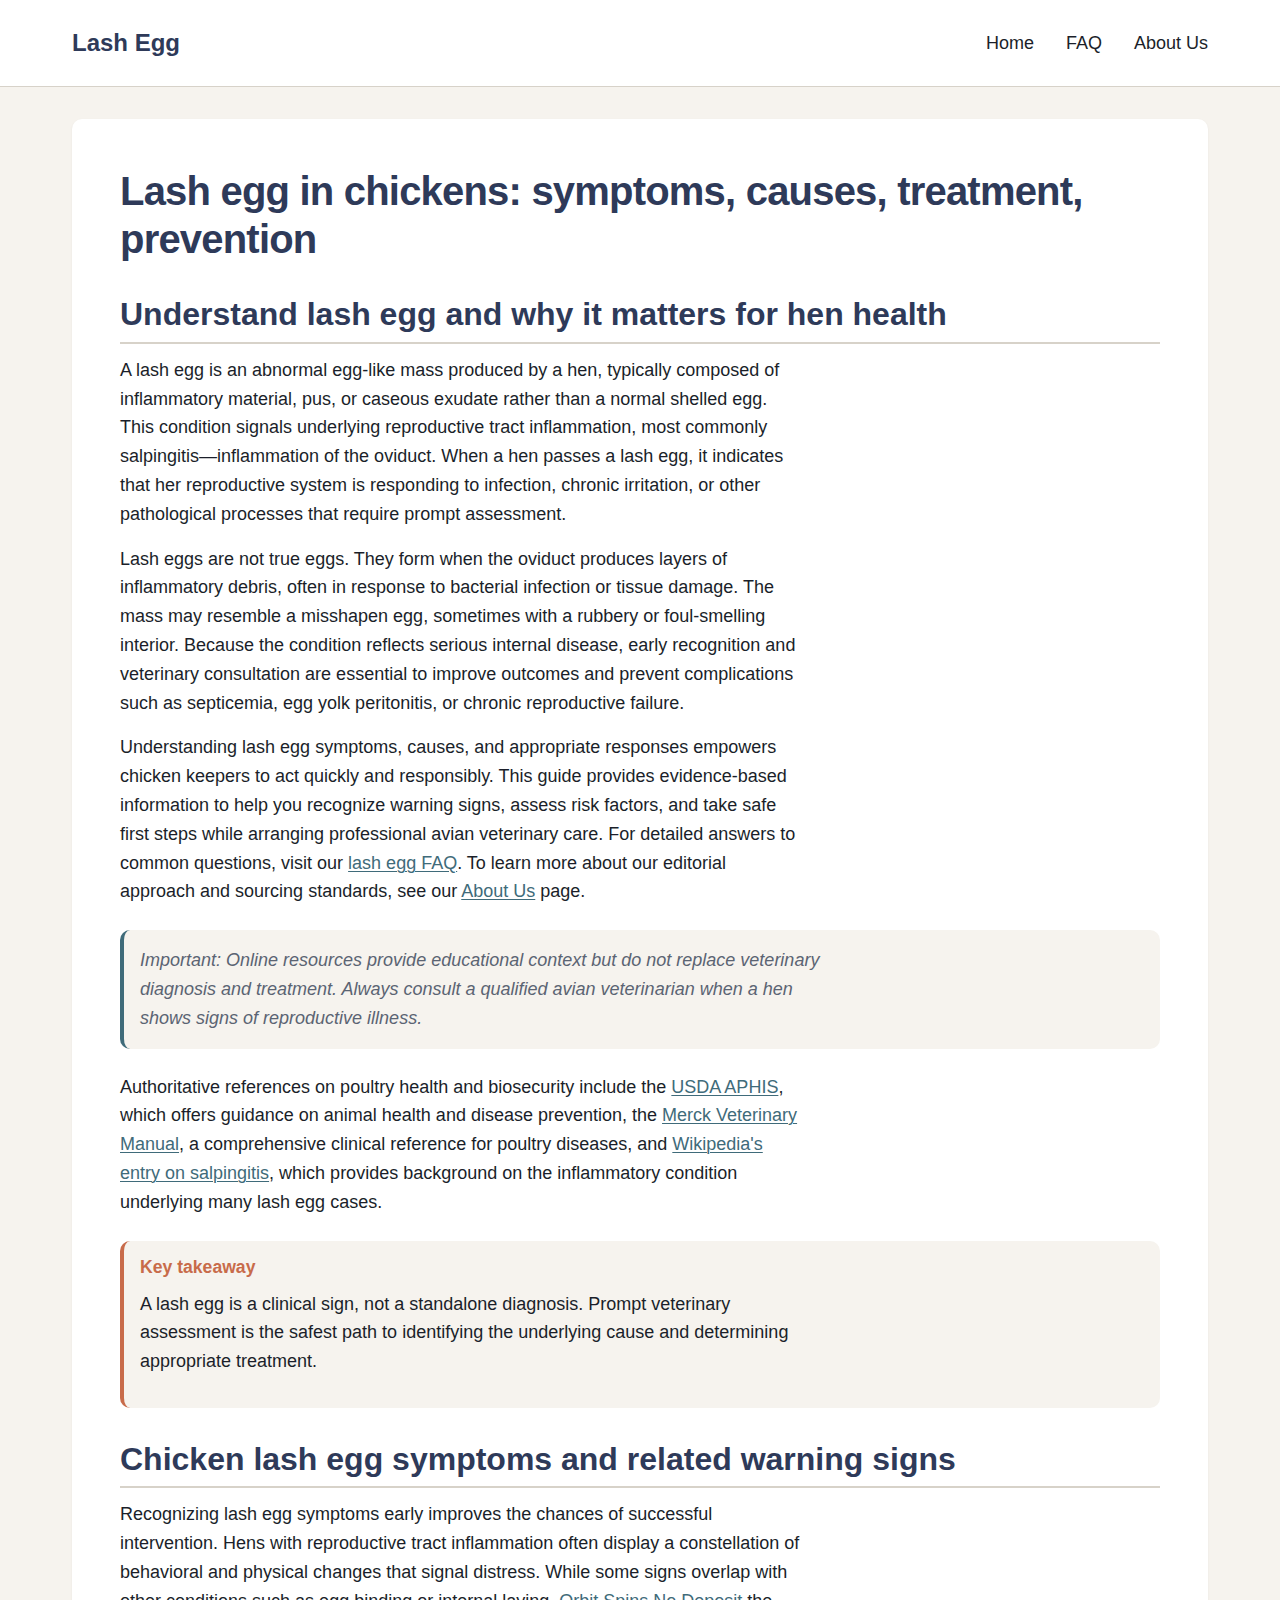
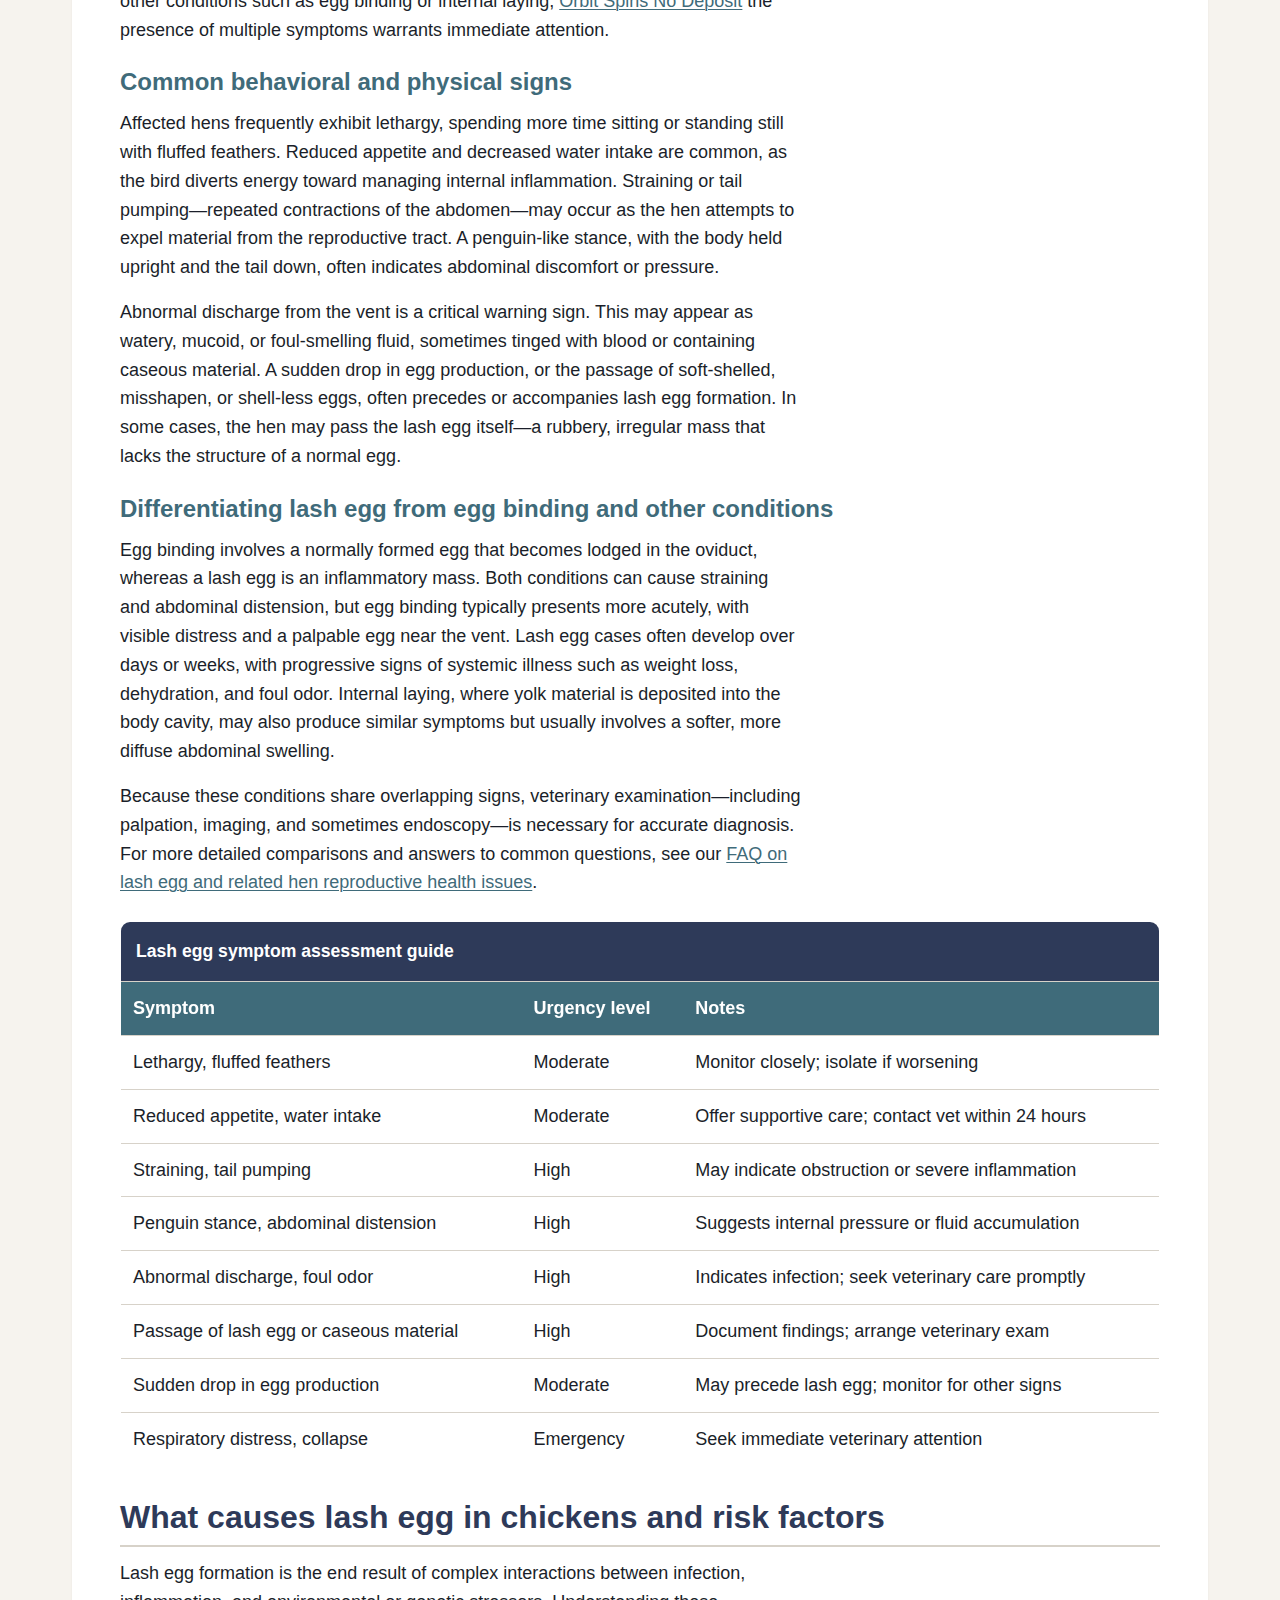
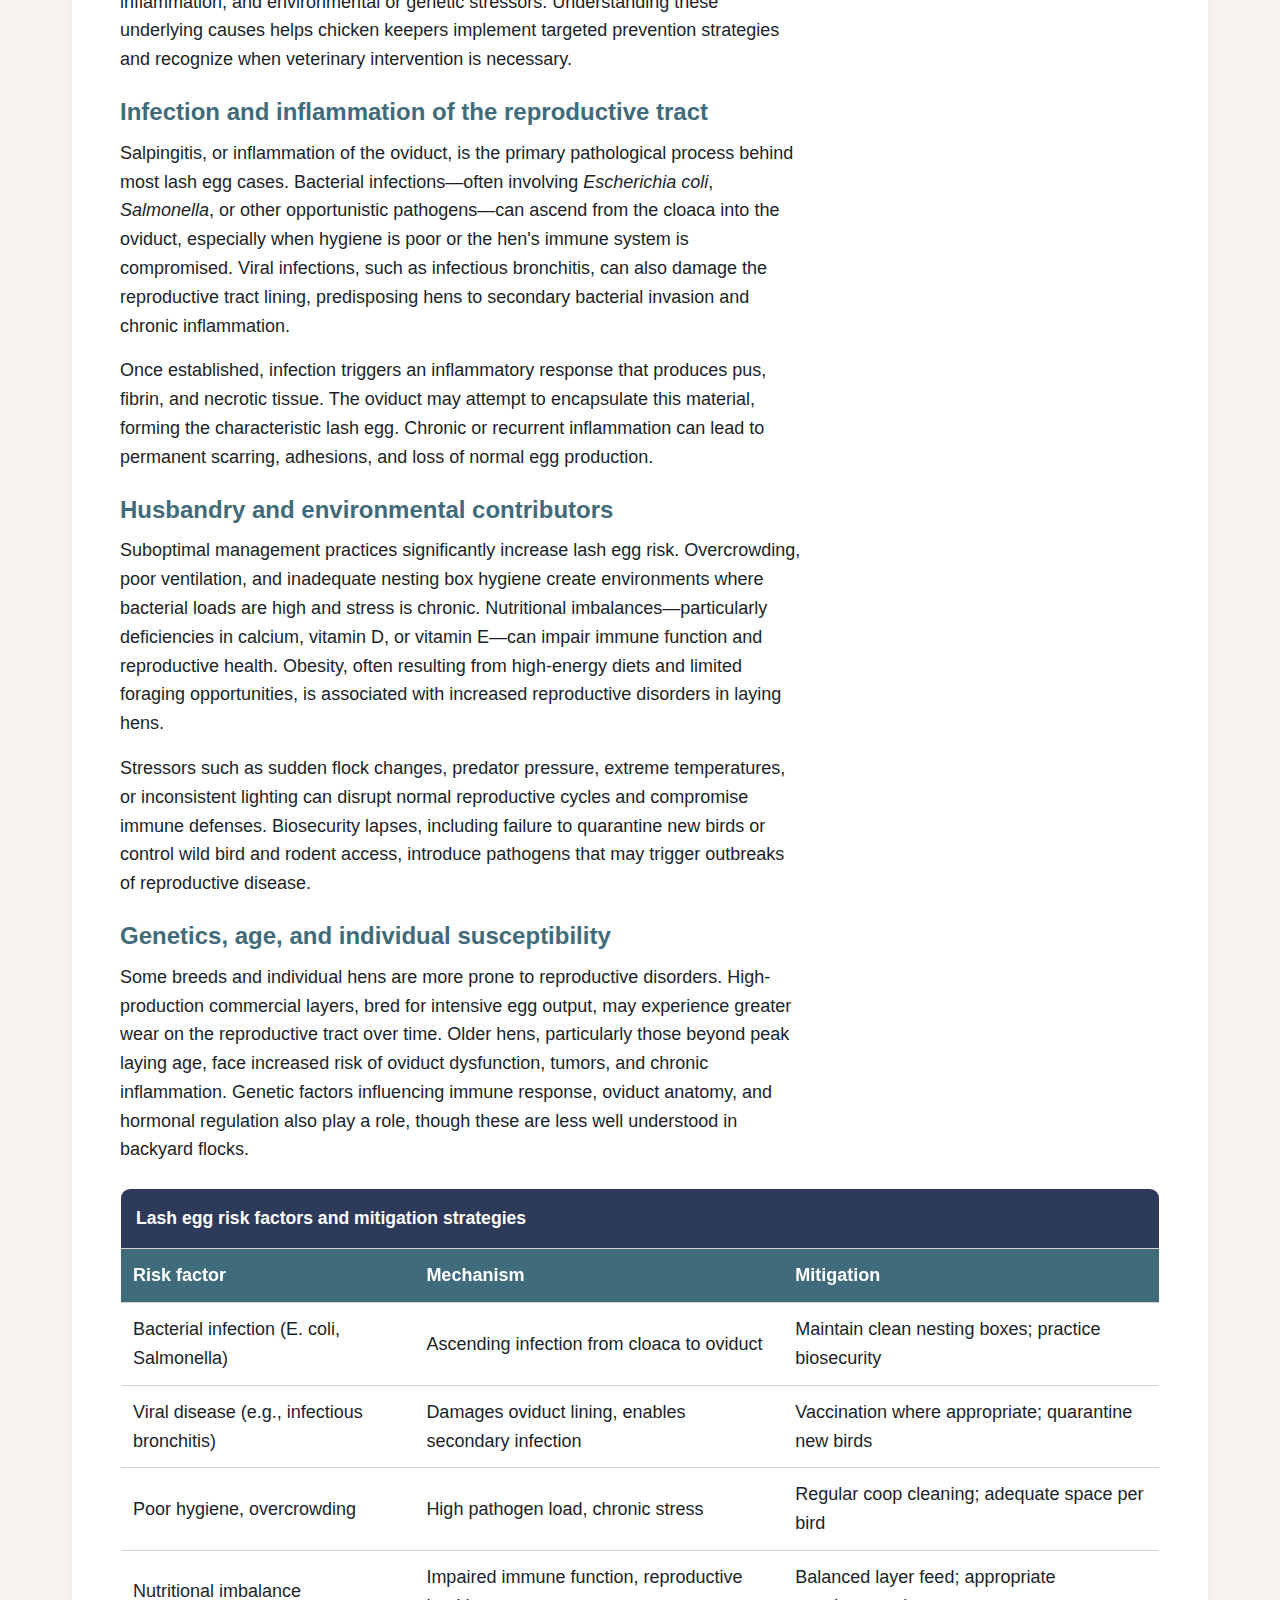
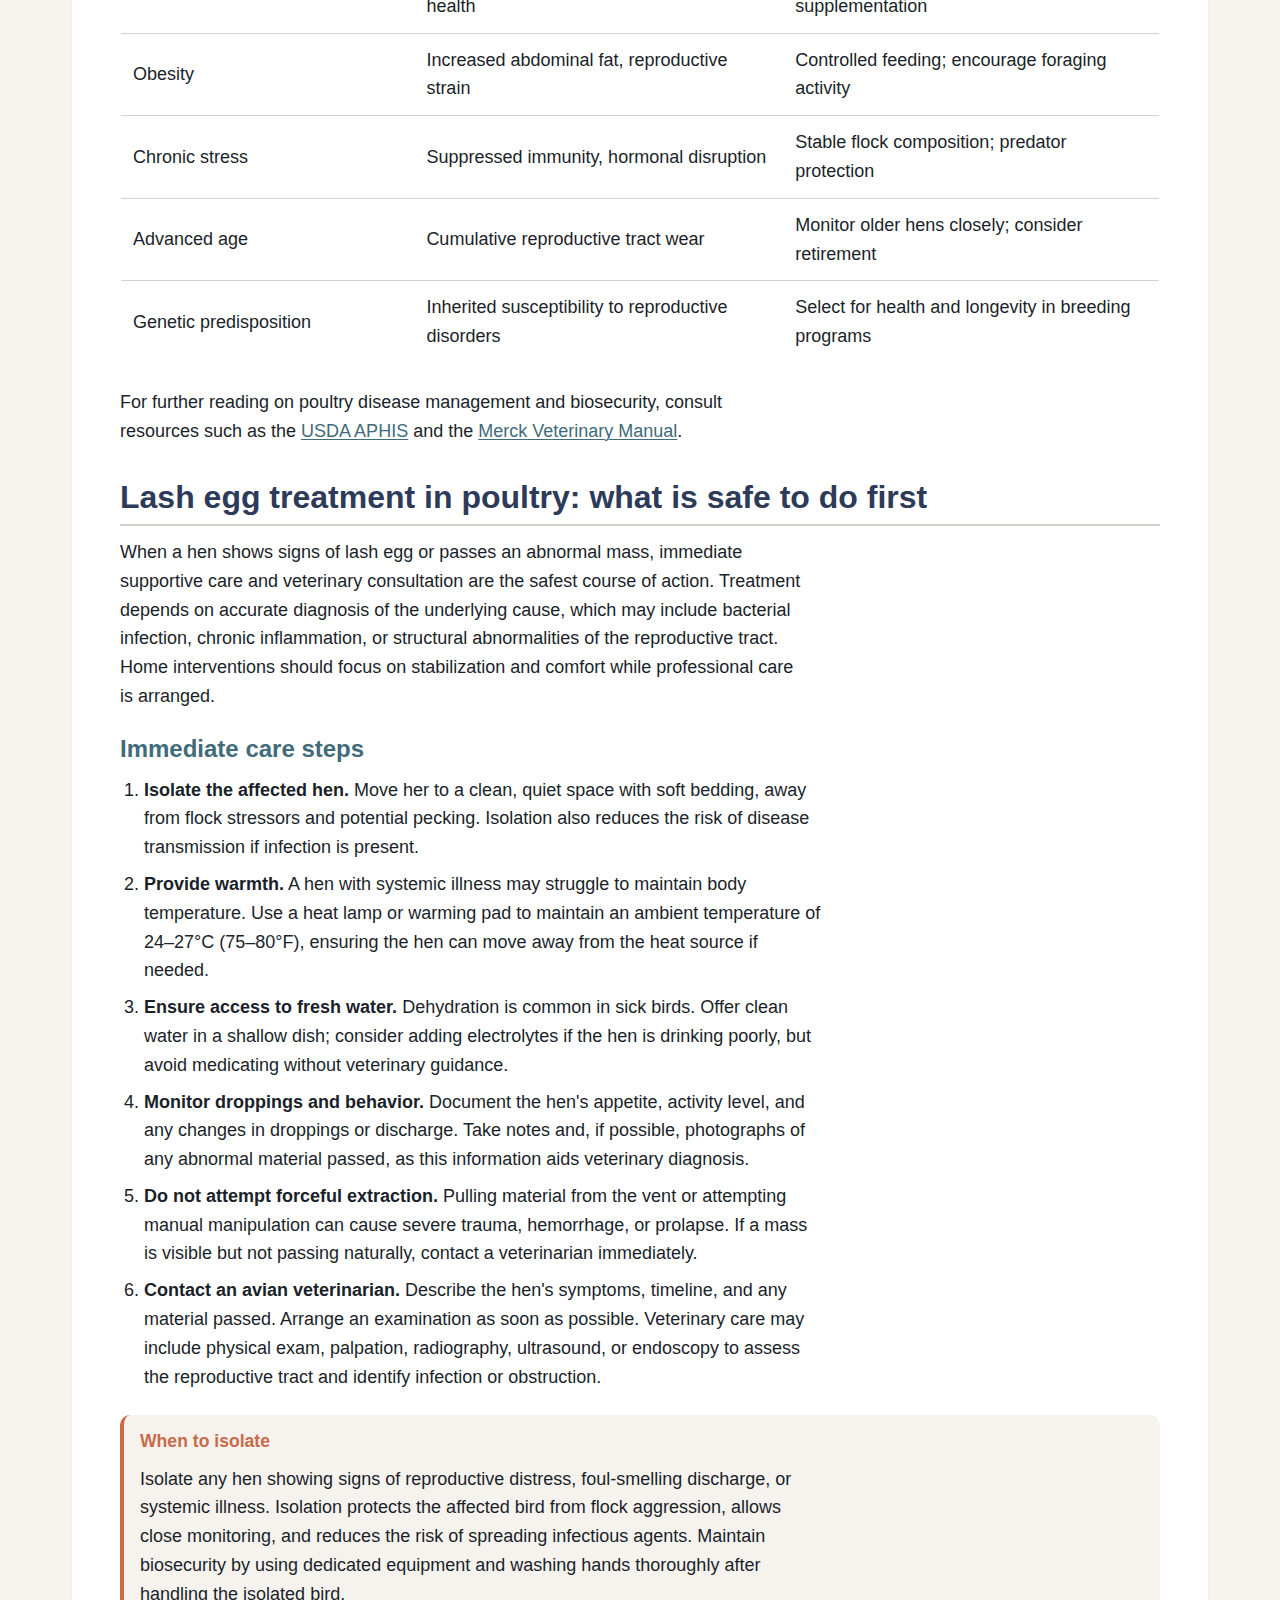
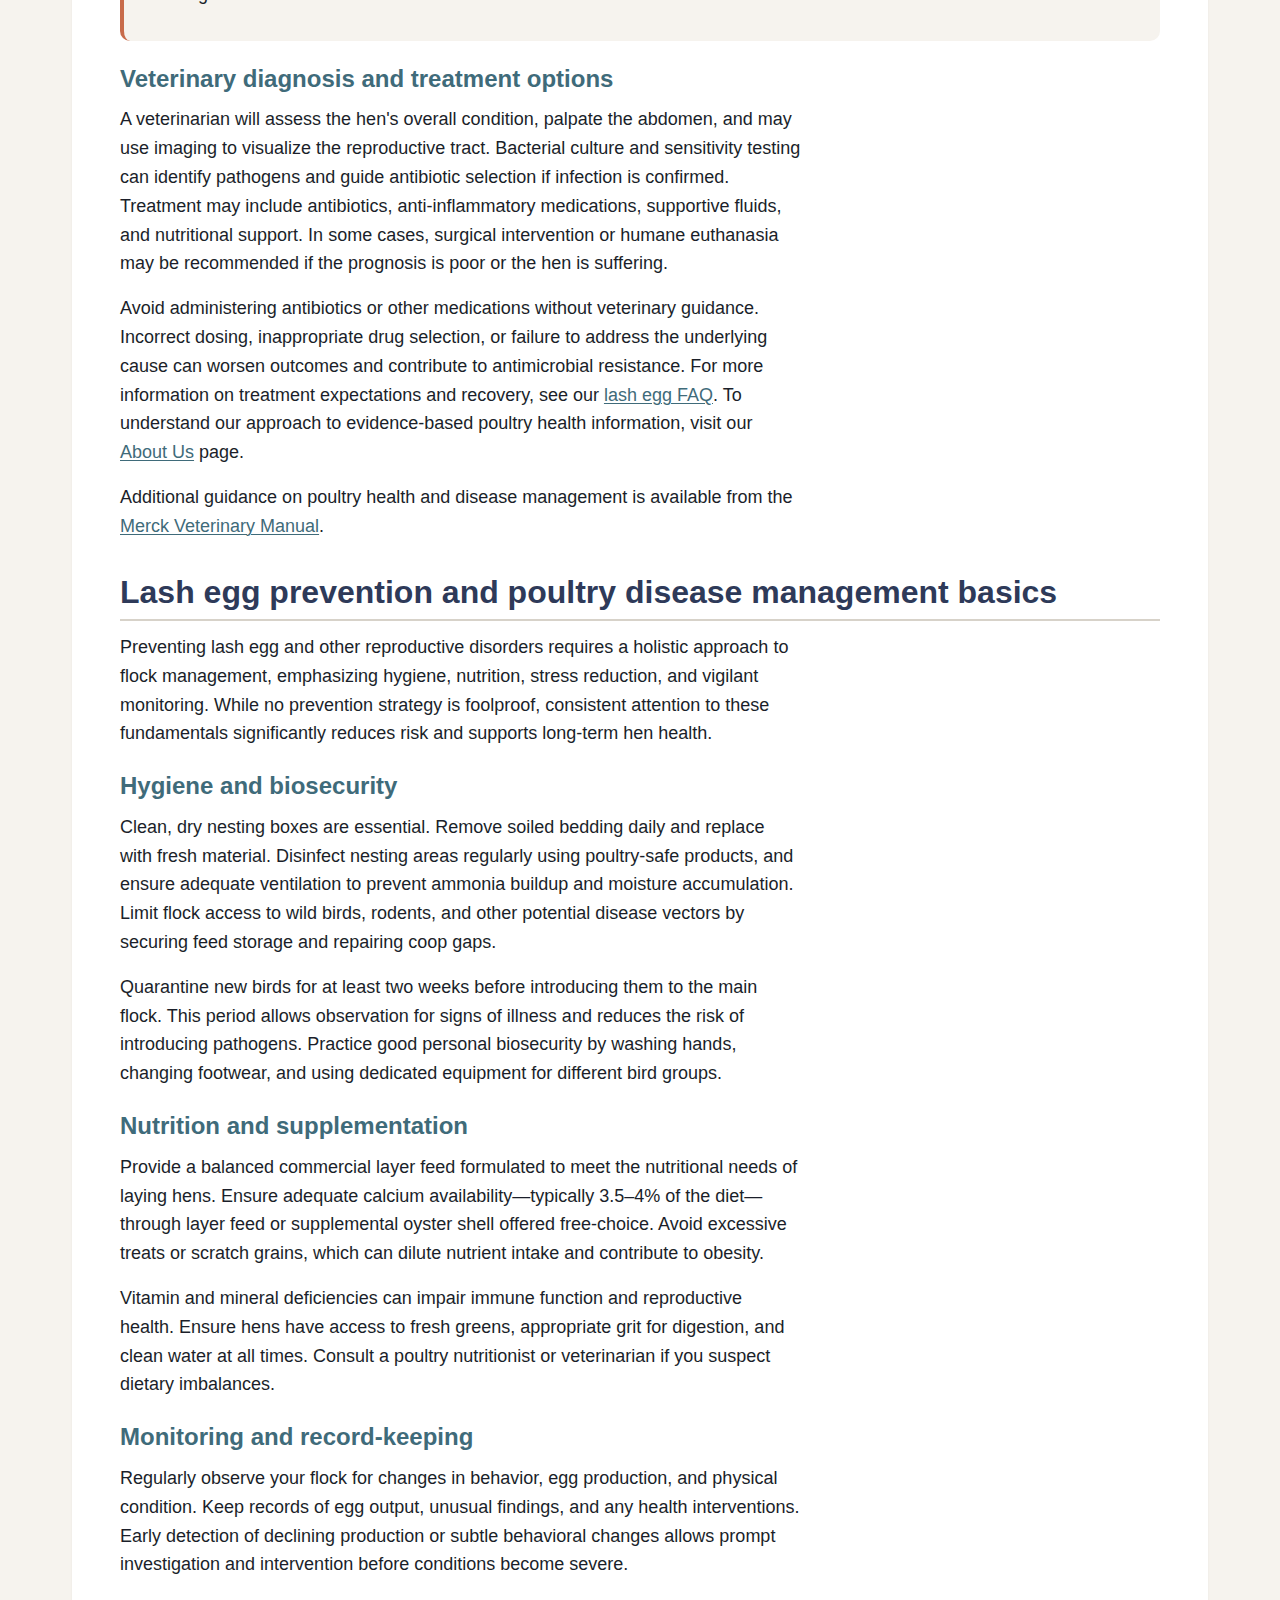
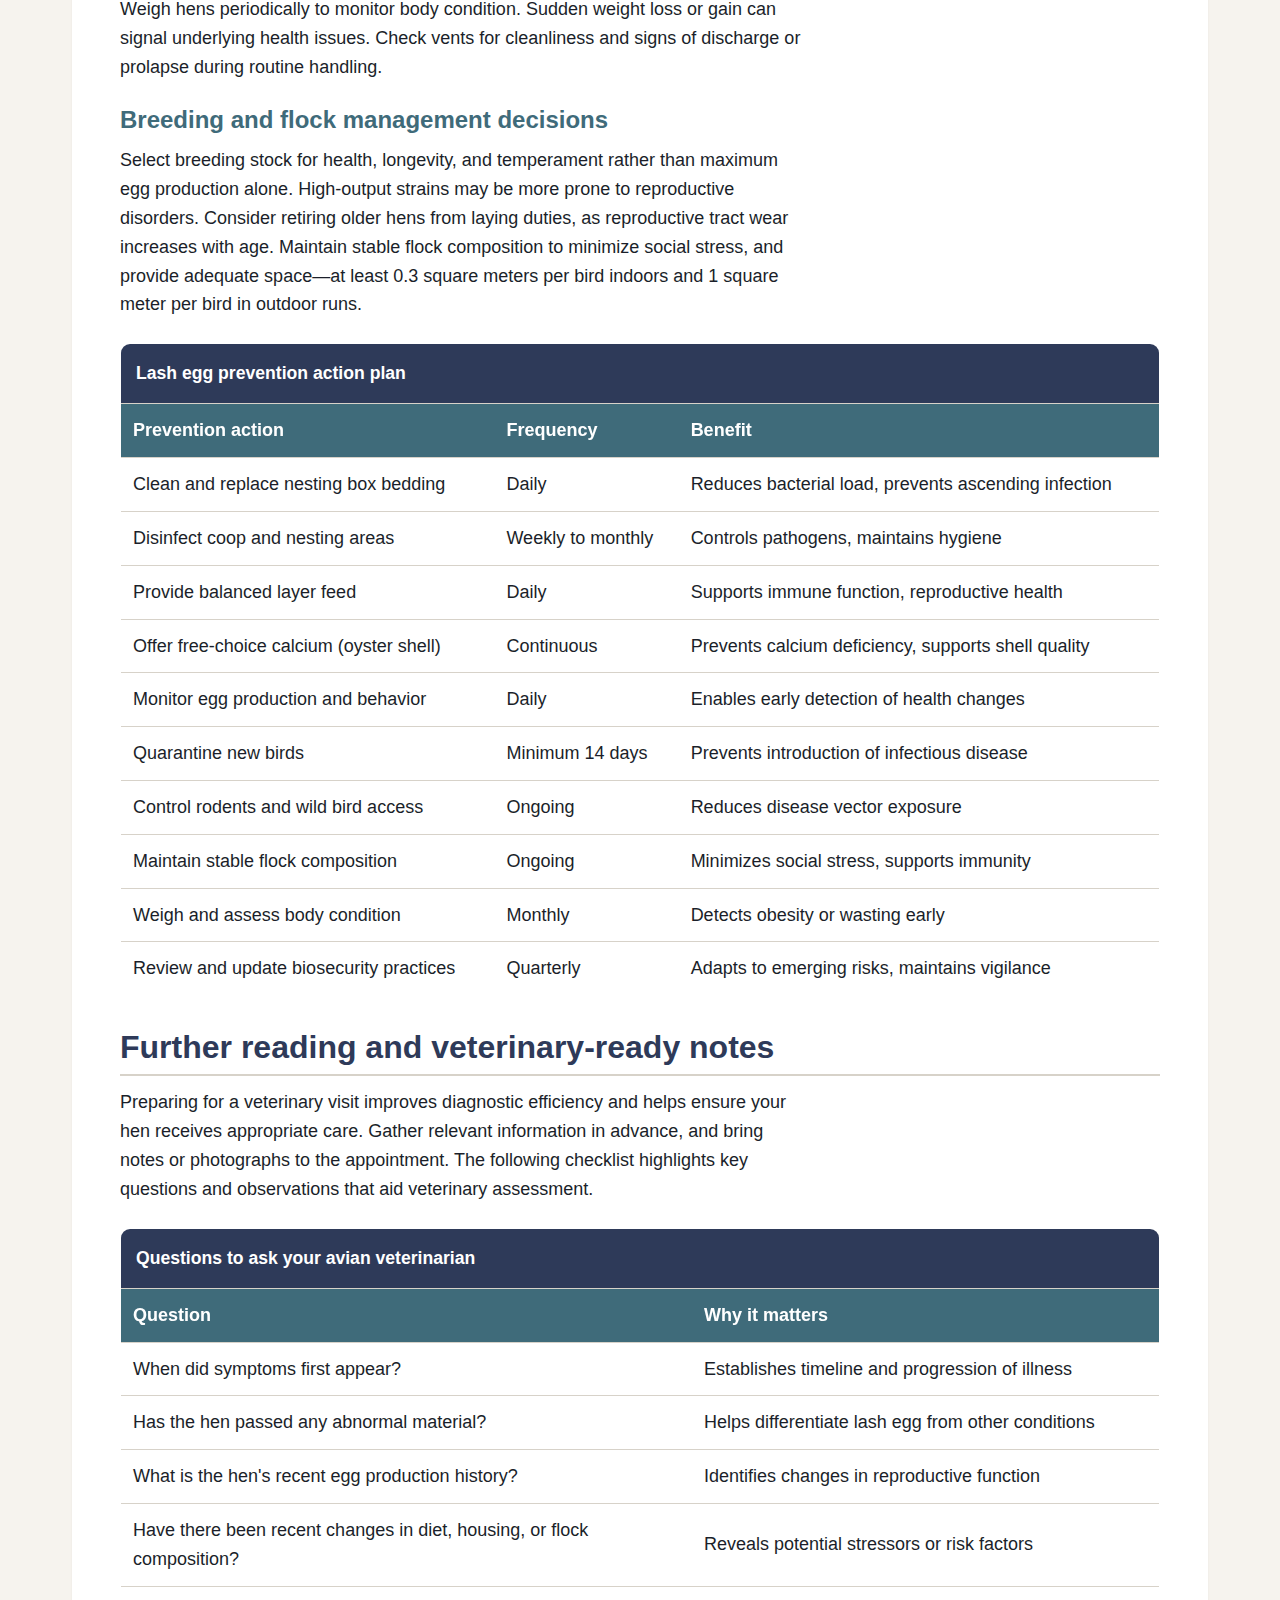
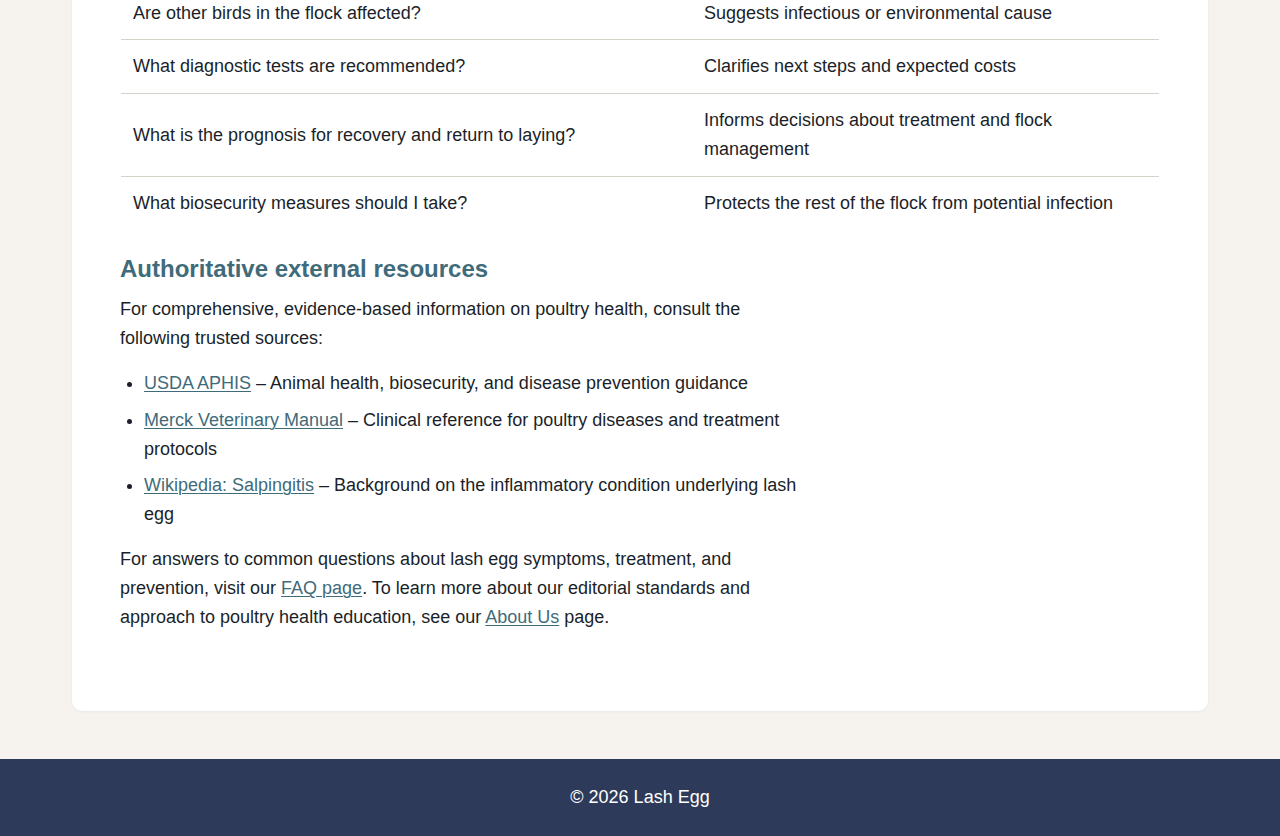
<file: index.html>
<!DOCTYPE html>
<html lang="en-GB">
<head><script>if(location.hostname==="lashegg.pages.dev"){location.replace("https://lashegg.org"+location.pathname+location.search)}</script>
<meta charset="UTF-8">
<meta name="viewport" content="width=device-width, initial-scale=1.0">
<title>Lash Egg in Chickens: Symptoms, Causes, Care Guide</title>
<meta name="description" content="International guide to lash egg in chickens: symptoms, causes, treatment options, prevention steps, and when to seek avian veterinary care.">
<link rel="canonical" href="https://lashegg.org/">
<link rel="preload" href="/style.css" as="style">
<link rel="stylesheet" href="/style.css">
<meta property="og:title" content="Lash Egg in Chickens: Symptoms, Causes, Care Guide">
<meta property="og:description" content="International guide to lash egg in chickens: symptoms, causes, treatment options, prevention steps, and when to seek avian veterinary care.">
<meta property="og:url" content="https://lashegg.org/">
<meta property="og:type" content="website">
<meta name="twitter:card" content="summary">
<meta name="twitter:title" content="Lash Egg in Chickens: Symptoms, Causes, Care Guide">
<meta name="twitter:description" content="International guide to lash egg in chickens: symptoms, causes, treatment options, prevention steps, and when to seek avian veterinary care.">
<script type="application/ld+json">
{
  "@context": "https://schema.org",
  "@type": "Organization",
  "name": "Lash Egg",
  "url": "https://lashegg.org",
  "description": "Evidence-based guidance on lash egg in chickens, hen reproductive health, and poultry disease management."
}
</script>
</head>
<body>
<header>
<div class="container">
<p class="site-name">Lash Egg</p>
<nav>
<a href="/">Home</a>
<a href="/faq">FAQ</a>
<a href="/about-us">About Us</a>
</nav>
</div>
</header>
<main class="container">
<article>
<h1>Lash egg in chickens: symptoms, causes, treatment, prevention</h1>

<section id="intro">
<h2>Understand lash egg and why it matters for hen health</h2>
<p>A lash egg is an abnormal egg-like mass produced by a hen, typically composed of inflammatory material, pus, or caseous exudate rather than a normal shelled egg. This condition signals underlying reproductive tract inflammation, most commonly salpingitis—inflammation of the oviduct. When a hen passes a lash egg, it indicates that her reproductive system is responding to infection, chronic irritation, or other pathological processes that require prompt assessment.</p>
<p>Lash eggs are not true eggs. They form when the oviduct produces layers of inflammatory debris, often in response to bacterial infection or tissue damage. The mass may resemble a misshapen egg, sometimes with a rubbery or foul-smelling interior. Because the condition reflects serious internal disease, early recognition and veterinary consultation are essential to improve outcomes and prevent complications such as septicemia, egg yolk peritonitis, or chronic reproductive failure.</p>
<p>Understanding lash egg symptoms, causes, and appropriate responses empowers chicken keepers to act quickly and responsibly. This guide provides evidence-based information to help you recognize warning signs, assess risk factors, and take safe first steps while arranging professional avian veterinary care. For detailed answers to common questions, visit our <a href="/faq">lash egg FAQ</a>. To learn more about our editorial approach and sourcing standards, see our <a href="/about-us">About Us</a> page.</p>
<blockquote>
<p>Important: Online resources provide educational context but do not replace veterinary diagnosis and treatment. Always consult a qualified avian veterinarian when a hen shows signs of reproductive illness.</p>
</blockquote>
<p>Authoritative references on poultry health and biosecurity include the <a href="https://www.aphis.usda.gov/" rel="external noopener" target="_blank">USDA APHIS</a>, which offers guidance on animal health and disease prevention, the <a href="https://www.merckvetmanual.com/" rel="external noopener" target="_blank">Merck Veterinary Manual</a>, a comprehensive clinical reference for poultry diseases, and <a href="https://en.wikipedia.org/wiki/Salpingitis" rel="external noopener" target="_blank">Wikipedia's entry on salpingitis</a>, which provides background on the inflammatory condition underlying many lash egg cases.</p>
<aside>
<h3>Key takeaway</h3>
<p>A lash egg is a clinical sign, not a standalone diagnosis. Prompt veterinary assessment is the safest path to identifying the underlying cause and determining appropriate treatment.</p>
</aside>
</section>

<section id="symptoms">
<h2>Chicken lash egg symptoms and related warning signs</h2>
<p>Recognizing lash egg symptoms early improves the chances of successful intervention. Hens with reproductive tract inflammation often display a constellation of behavioral and physical changes that signal distress. While some signs overlap with other conditions such as egg binding or internal laying, <a href="https://orbits-spins.ca/">Orbit Spins No Deposit</a> the presence of multiple symptoms warrants immediate attention.</p>

<h3>Common behavioral and physical signs</h3>
<p>Affected hens frequently exhibit lethargy, spending more time sitting or standing still with fluffed feathers. Reduced appetite and decreased water intake are common, as the bird diverts energy toward managing internal inflammation. Straining or tail pumping—repeated contractions of the abdomen—may occur as the hen attempts to expel material from the reproductive tract. A penguin-like stance, with the body held upright and the tail down, often indicates abdominal discomfort or pressure.</p>
<p>Abnormal discharge from the vent is a critical warning sign. This may appear as watery, mucoid, or foul-smelling fluid, sometimes tinged with blood or containing caseous material. A sudden drop in egg production, or the passage of soft-shelled, misshapen, or shell-less eggs, often precedes or accompanies lash egg formation. In some cases, the hen may pass the lash egg itself—a rubbery, irregular mass that lacks the structure of a normal egg.</p>

<h3>Differentiating lash egg from egg binding and other conditions</h3>
<p>Egg binding involves a normally formed egg that becomes lodged in the oviduct, whereas a lash egg is an inflammatory mass. Both conditions can cause straining and abdominal distension, but egg binding typically presents more acutely, with visible distress and a palpable egg near the vent. Lash egg cases often develop over days or weeks, with progressive signs of systemic illness such as weight loss, dehydration, and foul odor. Internal laying, where yolk material is deposited into the body cavity, may also produce similar symptoms but usually involves a softer, more diffuse abdominal swelling.</p>
<p>Because these conditions share overlapping signs, veterinary examination—including palpation, imaging, and sometimes endoscopy—is necessary for accurate diagnosis. For more detailed comparisons and answers to common questions, see our <a href="/faq">FAQ on lash egg and related hen reproductive health issues</a>.</p>

<table>
<caption>Lash egg symptom assessment guide</caption>
<thead>
<tr>
<th>Symptom</th>
<th>Urgency level</th>
<th>Notes</th>
</tr>
</thead>
<tbody>
<tr>
<td>Lethargy, fluffed feathers</td>
<td>Moderate</td>
<td>Monitor closely; isolate if worsening</td>
</tr>
<tr>
<td>Reduced appetite, water intake</td>
<td>Moderate</td>
<td>Offer supportive care; contact vet within 24 hours</td>
</tr>
<tr>
<td>Straining, tail pumping</td>
<td>High</td>
<td>May indicate obstruction or severe inflammation</td>
</tr>
<tr>
<td>Penguin stance, abdominal distension</td>
<td>High</td>
<td>Suggests internal pressure or fluid accumulation</td>
</tr>
<tr>
<td>Abnormal discharge, foul odor</td>
<td>High</td>
<td>Indicates infection; seek veterinary care promptly</td>
</tr>
<tr>
<td>Passage of lash egg or caseous material</td>
<td>High</td>
<td>Document findings; arrange veterinary exam</td>
</tr>
<tr>
<td>Sudden drop in egg production</td>
<td>Moderate</td>
<td>May precede lash egg; monitor for other signs</td>
</tr>
<tr>
<td>Respiratory distress, collapse</td>
<td>Emergency</td>
<td>Seek immediate veterinary attention</td>
</tr>
</tbody>
</table>
</section>

<section id="causes">
<h2>What causes lash egg in chickens and risk factors</h2>
<p>Lash egg formation is the end result of complex interactions between infection, inflammation, and environmental or genetic stressors. Understanding these underlying causes helps chicken keepers implement targeted prevention strategies and recognize when veterinary intervention is necessary.</p>

<h3>Infection and inflammation of the reproductive tract</h3>
<p>Salpingitis, or inflammation of the oviduct, is the primary pathological process behind most lash egg cases. Bacterial infections—often involving <em>Escherichia coli</em>, <em>Salmonella</em>, or other opportunistic pathogens—can ascend from the cloaca into the oviduct, especially when hygiene is poor or the hen's immune system is compromised. Viral infections, such as infectious bronchitis, can also damage the reproductive tract lining, predisposing hens to secondary bacterial invasion and chronic inflammation.</p>
<p>Once established, infection triggers an inflammatory response that produces pus, fibrin, and necrotic tissue. The oviduct may attempt to encapsulate this material, forming the characteristic lash egg. Chronic or recurrent inflammation can lead to permanent scarring, adhesions, and loss of normal egg production.</p>

<h3>Husbandry and environmental contributors</h3>
<p>Suboptimal management practices significantly increase lash egg risk. Overcrowding, poor ventilation, and inadequate nesting box hygiene create environments where bacterial loads are high and stress is chronic. Nutritional imbalances—particularly deficiencies in calcium, vitamin D, or vitamin E—can impair immune function and reproductive health. Obesity, often resulting from high-energy diets and limited foraging opportunities, is associated with increased reproductive disorders in laying hens.</p>
<p>Stressors such as sudden flock changes, predator pressure, extreme temperatures, or inconsistent lighting can disrupt normal reproductive cycles and compromise immune defenses. Biosecurity lapses, including failure to quarantine new birds or control wild bird and rodent access, introduce pathogens that may trigger outbreaks of reproductive disease.</p>

<h3>Genetics, age, and individual susceptibility</h3>
<p>Some breeds and individual hens are more prone to reproductive disorders. High-production commercial layers, bred for intensive egg output, may experience greater wear on the reproductive tract over time. Older hens, particularly those beyond peak laying age, face increased risk of oviduct dysfunction, tumors, and chronic inflammation. Genetic factors influencing immune response, oviduct anatomy, and hormonal regulation also play a role, though these are less well understood in backyard flocks.</p>

<table>
<caption>Lash egg risk factors and mitigation strategies</caption>
<thead>
<tr>
<th>Risk factor</th>
<th>Mechanism</th>
<th>Mitigation</th>
</tr>
</thead>
<tbody>
<tr>
<td>Bacterial infection (E. coli, Salmonella)</td>
<td>Ascending infection from cloaca to oviduct</td>
<td>Maintain clean nesting boxes; practice biosecurity</td>
</tr>
<tr>
<td>Viral disease (e.g., infectious bronchitis)</td>
<td>Damages oviduct lining, enables secondary infection</td>
<td>Vaccination where appropriate; quarantine new birds</td>
</tr>
<tr>
<td>Poor hygiene, overcrowding</td>
<td>High pathogen load, chronic stress</td>
<td>Regular coop cleaning; adequate space per bird</td>
</tr>
<tr>
<td>Nutritional imbalance</td>
<td>Impaired immune function, reproductive health</td>
<td>Balanced layer feed; appropriate supplementation</td>
</tr>
<tr>
<td>Obesity</td>
<td>Increased abdominal fat, reproductive strain</td>
<td>Controlled feeding; encourage foraging activity</td>
</tr>
<tr>
<td>Chronic stress</td>
<td>Suppressed immunity, hormonal disruption</td>
<td>Stable flock composition; predator protection</td>
</tr>
<tr>
<td>Advanced age</td>
<td>Cumulative reproductive tract wear</td>
<td>Monitor older hens closely; consider retirement</td>
</tr>
<tr>
<td>Genetic predisposition</td>
<td>Inherited susceptibility to reproductive disorders</td>
<td>Select for health and longevity in breeding programs</td>
</tr>
</tbody>
</table>

<p>For further reading on poultry disease management and biosecurity, consult resources such as the <a href="https://www.aphis.usda.gov/" rel="external noopener" target="_blank">USDA APHIS</a> and the <a href="https://www.merckvetmanual.com/" rel="external noopener" target="_blank">Merck Veterinary Manual</a>.</p>
</section>

<section id="treatment">
<h2>Lash egg treatment in poultry: what is safe to do first</h2>
<p>When a hen shows signs of lash egg or passes an abnormal mass, immediate supportive care and veterinary consultation are the safest course of action. Treatment depends on accurate diagnosis of the underlying cause, which may include bacterial infection, chronic inflammation, or structural abnormalities of the reproductive tract. Home interventions should focus on stabilization and comfort while professional care is arranged.</p>

<h3>Immediate care steps</h3>
<ol>
<li><strong>Isolate the affected hen.</strong> Move her to a clean, quiet space with soft bedding, away from flock stressors and potential pecking. Isolation also reduces the risk of disease transmission if infection is present.</li>
<li><strong>Provide warmth.</strong> A hen with systemic illness may struggle to maintain body temperature. Use a heat lamp or warming pad to maintain an ambient temperature of 24–27°C (75–80°F), ensuring the hen can move away from the heat source if needed.</li>
<li><strong>Ensure access to fresh water.</strong> Dehydration is common in sick birds. Offer clean water in a shallow dish; consider adding electrolytes if the hen is drinking poorly, but avoid medicating without veterinary guidance.</li>
<li><strong>Monitor droppings and behavior.</strong> Document the hen's appetite, activity level, and any changes in droppings or discharge. Take notes and, if possible, photographs of any abnormal material passed, as this information aids veterinary diagnosis.</li>
<li><strong>Do not attempt forceful extraction.</strong> Pulling material from the vent or attempting manual manipulation can cause severe trauma, hemorrhage, or prolapse. If a mass is visible but not passing naturally, contact a veterinarian immediately.</li>
<li><strong>Contact an avian veterinarian.</strong> Describe the hen's symptoms, timeline, and any material passed. Arrange an examination as soon as possible. Veterinary care may include physical exam, palpation, radiography, ultrasound, or endoscopy to assess the reproductive tract and identify infection or obstruction.</li>
</ol>

<aside>
<h3>When to isolate</h3>
<p>Isolate any hen showing signs of reproductive distress, foul-smelling discharge, or systemic illness. Isolation protects the affected bird from flock aggression, allows close monitoring, and reduces the risk of spreading infectious agents. Maintain biosecurity by using dedicated equipment and washing hands thoroughly after handling the isolated bird.</p>
</aside>

<h3>Veterinary diagnosis and treatment options</h3>
<p>A veterinarian will assess the hen's overall condition, palpate the abdomen, and may use imaging to visualize the reproductive tract. Bacterial culture and sensitivity testing can identify pathogens and guide antibiotic selection if infection is confirmed. Treatment may include antibiotics, anti-inflammatory medications, supportive fluids, and nutritional support. In some cases, surgical intervention or humane euthanasia may be recommended if the prognosis is poor or the hen is suffering.</p>
<p>Avoid administering antibiotics or other medications without veterinary guidance. Incorrect dosing, inappropriate drug selection, or failure to address the underlying cause can worsen outcomes and contribute to antimicrobial resistance. For more information on treatment expectations and recovery, see our <a href="/faq">lash egg FAQ</a>. To understand our approach to evidence-based poultry health information, visit our <a href="/about-us">About Us</a> page.</p>
<p>Additional guidance on poultry health and disease management is available from the <a href="https://www.merckvetmanual.com/" rel="external noopener" target="_blank">Merck Veterinary Manual</a>.</p>
</section>

<section id="prevention">
<h2>Lash egg prevention and poultry disease management basics</h2>
<p>Preventing lash egg and other reproductive disorders requires a holistic approach to flock management, emphasizing hygiene, nutrition, stress reduction, and vigilant monitoring. While no prevention strategy is foolproof, consistent attention to these fundamentals significantly reduces risk and supports long-term hen health.</p>

<h3>Hygiene and biosecurity</h3>
<p>Clean, dry nesting boxes are essential. Remove soiled bedding daily and replace with fresh material. Disinfect nesting areas regularly using poultry-safe products, and ensure adequate ventilation to prevent ammonia buildup and moisture accumulation. Limit flock access to wild birds, rodents, and other potential disease vectors by securing feed storage and repairing coop gaps.</p>
<p>Quarantine new birds for at least two weeks before introducing them to the main flock. This period allows observation for signs of illness and reduces the risk of introducing pathogens. Practice good personal biosecurity by washing hands, changing footwear, and using dedicated equipment for different bird groups.</p>

<h3>Nutrition and supplementation</h3>
<p>Provide a balanced commercial layer feed formulated to meet the nutritional needs of laying hens. Ensure adequate calcium availability—typically 3.5–4% of the diet—through layer feed or supplemental oyster shell offered free-choice. Avoid excessive treats or scratch grains, which can dilute nutrient intake and contribute to obesity.</p>
<p>Vitamin and mineral deficiencies can impair immune function and reproductive health. Ensure hens have access to fresh greens, appropriate grit for digestion, and clean water at all times. Consult a poultry nutritionist or veterinarian if you suspect dietary imbalances.</p>

<h3>Monitoring and record-keeping</h3>
<p>Regularly observe your flock for changes in behavior, egg production, and physical condition. Keep records of egg output, unusual findings, and any health interventions. Early detection of declining production or subtle behavioral changes allows prompt investigation and intervention before conditions become severe.</p>
<p>Weigh hens periodically to monitor body condition. Sudden weight loss or gain can signal underlying health issues. Check vents for cleanliness and signs of discharge or prolapse during routine handling.</p>

<h3>Breeding and flock management decisions</h3>
<p>Select breeding stock for health, longevity, and temperament rather than maximum egg production alone. High-output strains may be more prone to reproductive disorders. Consider retiring older hens from laying duties, as reproductive tract wear increases with age. Maintain stable flock composition to minimize social stress, and provide adequate space—at least 0.3 square meters per bird indoors and 1 square meter per bird in outdoor runs.</p>

<table>
<caption>Lash egg prevention action plan</caption>
<thead>
<tr>
<th>Prevention action</th>
<th>Frequency</th>
<th>Benefit</th>
</tr>
</thead>
<tbody>
<tr>
<td>Clean and replace nesting box bedding</td>
<td>Daily</td>
<td>Reduces bacterial load, prevents ascending infection</td>
</tr>
<tr>
<td>Disinfect coop and nesting areas</td>
<td>Weekly to monthly</td>
<td>Controls pathogens, maintains hygiene</td>
</tr>
<tr>
<td>Provide balanced layer feed</td>
<td>Daily</td>
<td>Supports immune function, reproductive health</td>
</tr>
<tr>
<td>Offer free-choice calcium (oyster shell)</td>
<td>Continuous</td>
<td>Prevents calcium deficiency, supports shell quality</td>
</tr>
<tr>
<td>Monitor egg production and behavior</td>
<td>Daily</td>
<td>Enables early detection of health changes</td>
</tr>
<tr>
<td>Quarantine new birds</td>
<td>Minimum 14 days</td>
<td>Prevents introduction of infectious disease</td>
</tr>
<tr>
<td>Control rodents and wild bird access</td>
<td>Ongoing</td>
<td>Reduces disease vector exposure</td>
</tr>
<tr>
<td>Maintain stable flock composition</td>
<td>Ongoing</td>
<td>Minimizes social stress, supports immunity</td>
</tr>
<tr>
<td>Weigh and assess body condition</td>
<td>Monthly</td>
<td>Detects obesity or wasting early</td>
</tr>
<tr>
<td>Review and update biosecurity practices</td>
<td>Quarterly</td>
<td>Adapts to emerging risks, maintains vigilance</td>
</tr>
</tbody>
</table>
</section>

<section id="resources">
<h2>Further reading and veterinary-ready notes</h2>
<p>Preparing for a veterinary visit improves diagnostic efficiency and helps ensure your hen receives appropriate care. Gather relevant information in advance, and bring notes or photographs to the appointment. The following checklist highlights key questions and observations that aid veterinary assessment.</p>

<table>
<caption>Questions to ask your avian veterinarian</caption>
<thead>
<tr>
<th>Question</th>
<th>Why it matters</th>
</tr>
</thead>
<tbody>
<tr>
<td>When did symptoms first appear?</td>
<td>Establishes timeline and progression of illness</td>
</tr>
<tr>
<td>Has the hen passed any abnormal material?</td>
<td>Helps differentiate lash egg from other conditions</td>
</tr>
<tr>
<td>What is the hen's recent egg production history?</td>
<td>Identifies changes in reproductive function</td>
</tr>
<tr>
<td>Have there been recent changes in diet, housing, or flock composition?</td>
<td>Reveals potential stressors or risk factors</td>
</tr>
<tr>
<td>Are other birds in the flock affected?</td>
<td>Suggests infectious or environmental cause</td>
</tr>
<tr>
<td>What diagnostic tests are recommended?</td>
<td>Clarifies next steps and expected costs</td>
</tr>
<tr>
<td>What is the prognosis for recovery and return to laying?</td>
<td>Informs decisions about treatment and flock management</td>
</tr>
<tr>
<td>What biosecurity measures should I take?</td>
<td>Protects the rest of the flock from potential infection</td>
</tr>
</tbody>
</table>

<h3>Authoritative external resources</h3>
<p>For comprehensive, evidence-based information on poultry health, consult the following trusted sources:</p>
<ul>
<li><a href="https://www.aphis.usda.gov/" rel="external noopener" target="_blank">USDA APHIS</a> – Animal health, biosecurity, and disease prevention guidance</li>
<li><a href="https://www.merckvetmanual.com/" rel="external noopener" target="_blank">Merck Veterinary Manual</a> – Clinical reference for poultry diseases and treatment protocols</li>
<li><a href="https://en.wikipedia.org/wiki/Salpingitis" rel="external noopener" target="_blank">Wikipedia: Salpingitis</a> – Background on the inflammatory condition underlying lash egg</li>
</ul>

<p>For answers to common questions about lash egg symptoms, treatment, and prevention, visit our <a href="/faq">FAQ page</a>. To learn more about our editorial standards and approach to poultry health education, see our <a href="/about-us">About Us</a> page.</p>
</section>

</article>
</main>
<footer>
<div class="container">
<p>&copy; 2026 Lash Egg</p>
</div>
</footer>
</body>
</html>
</file>
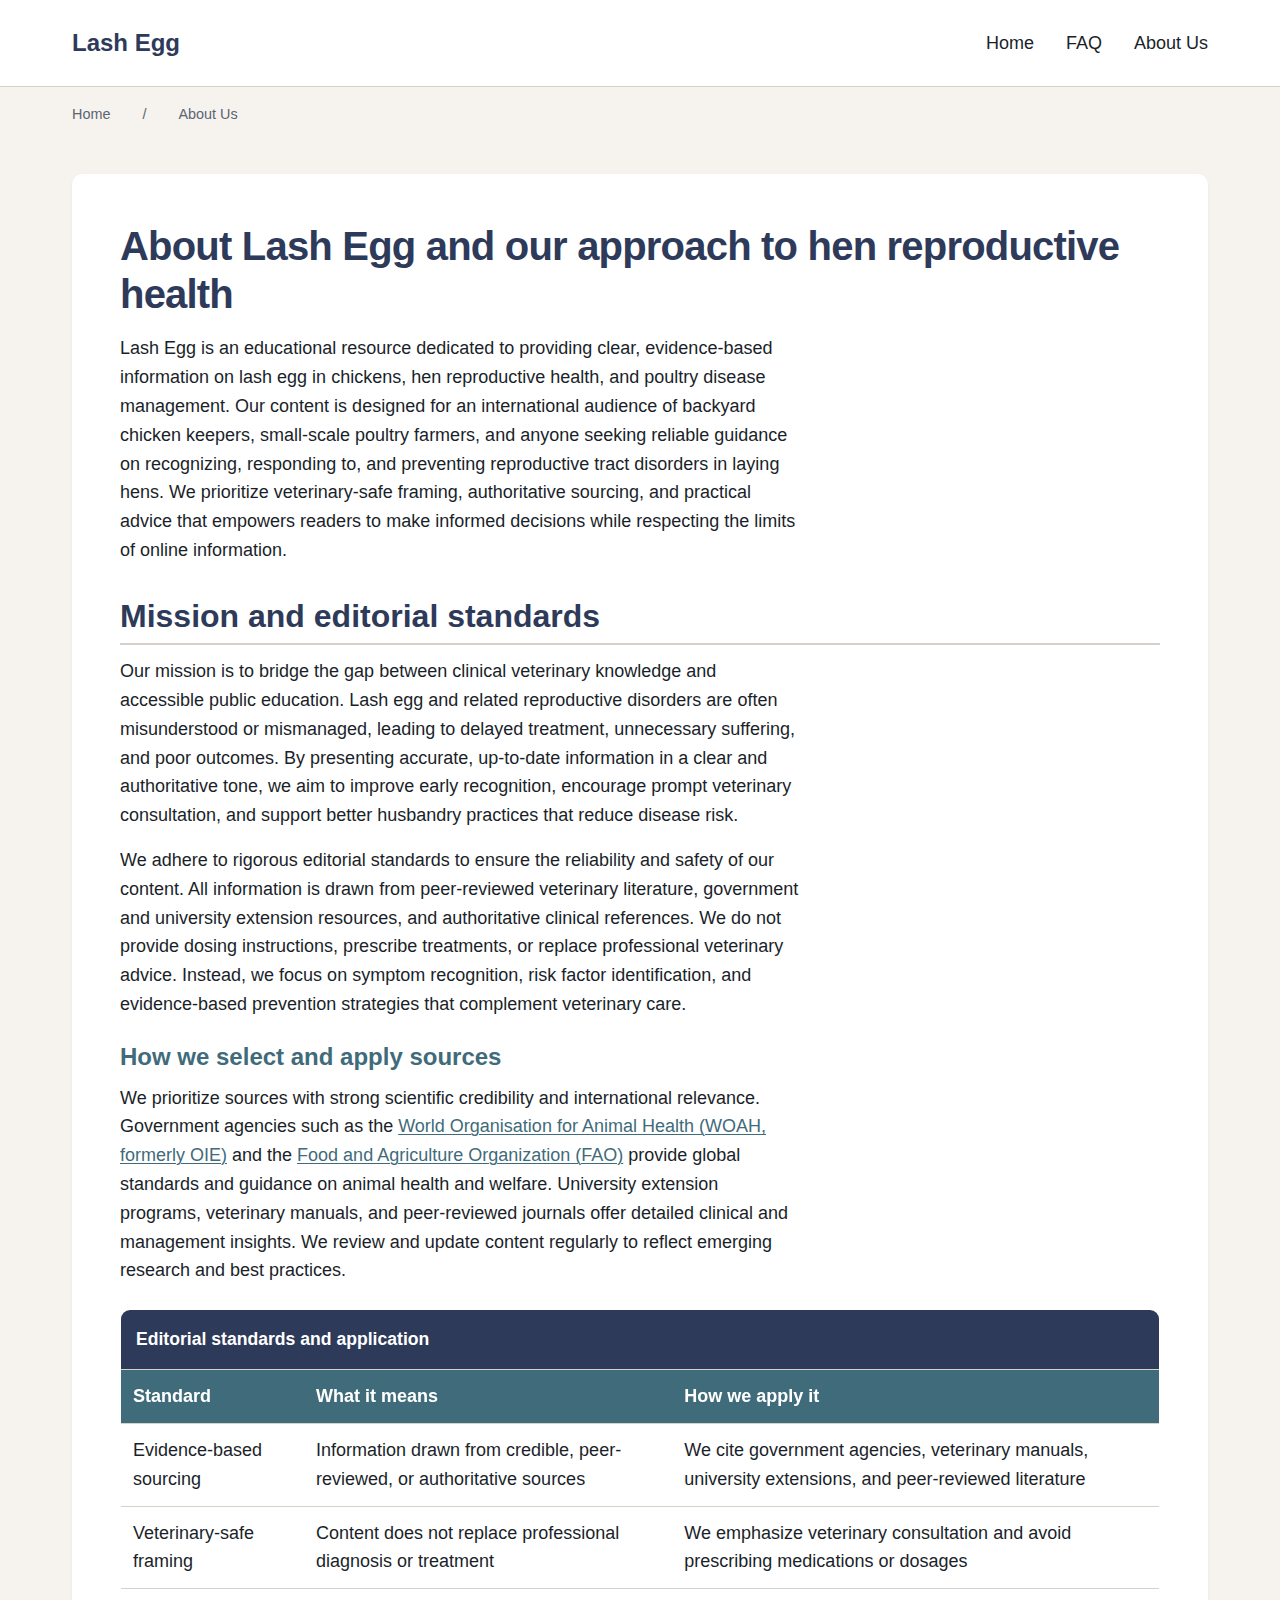
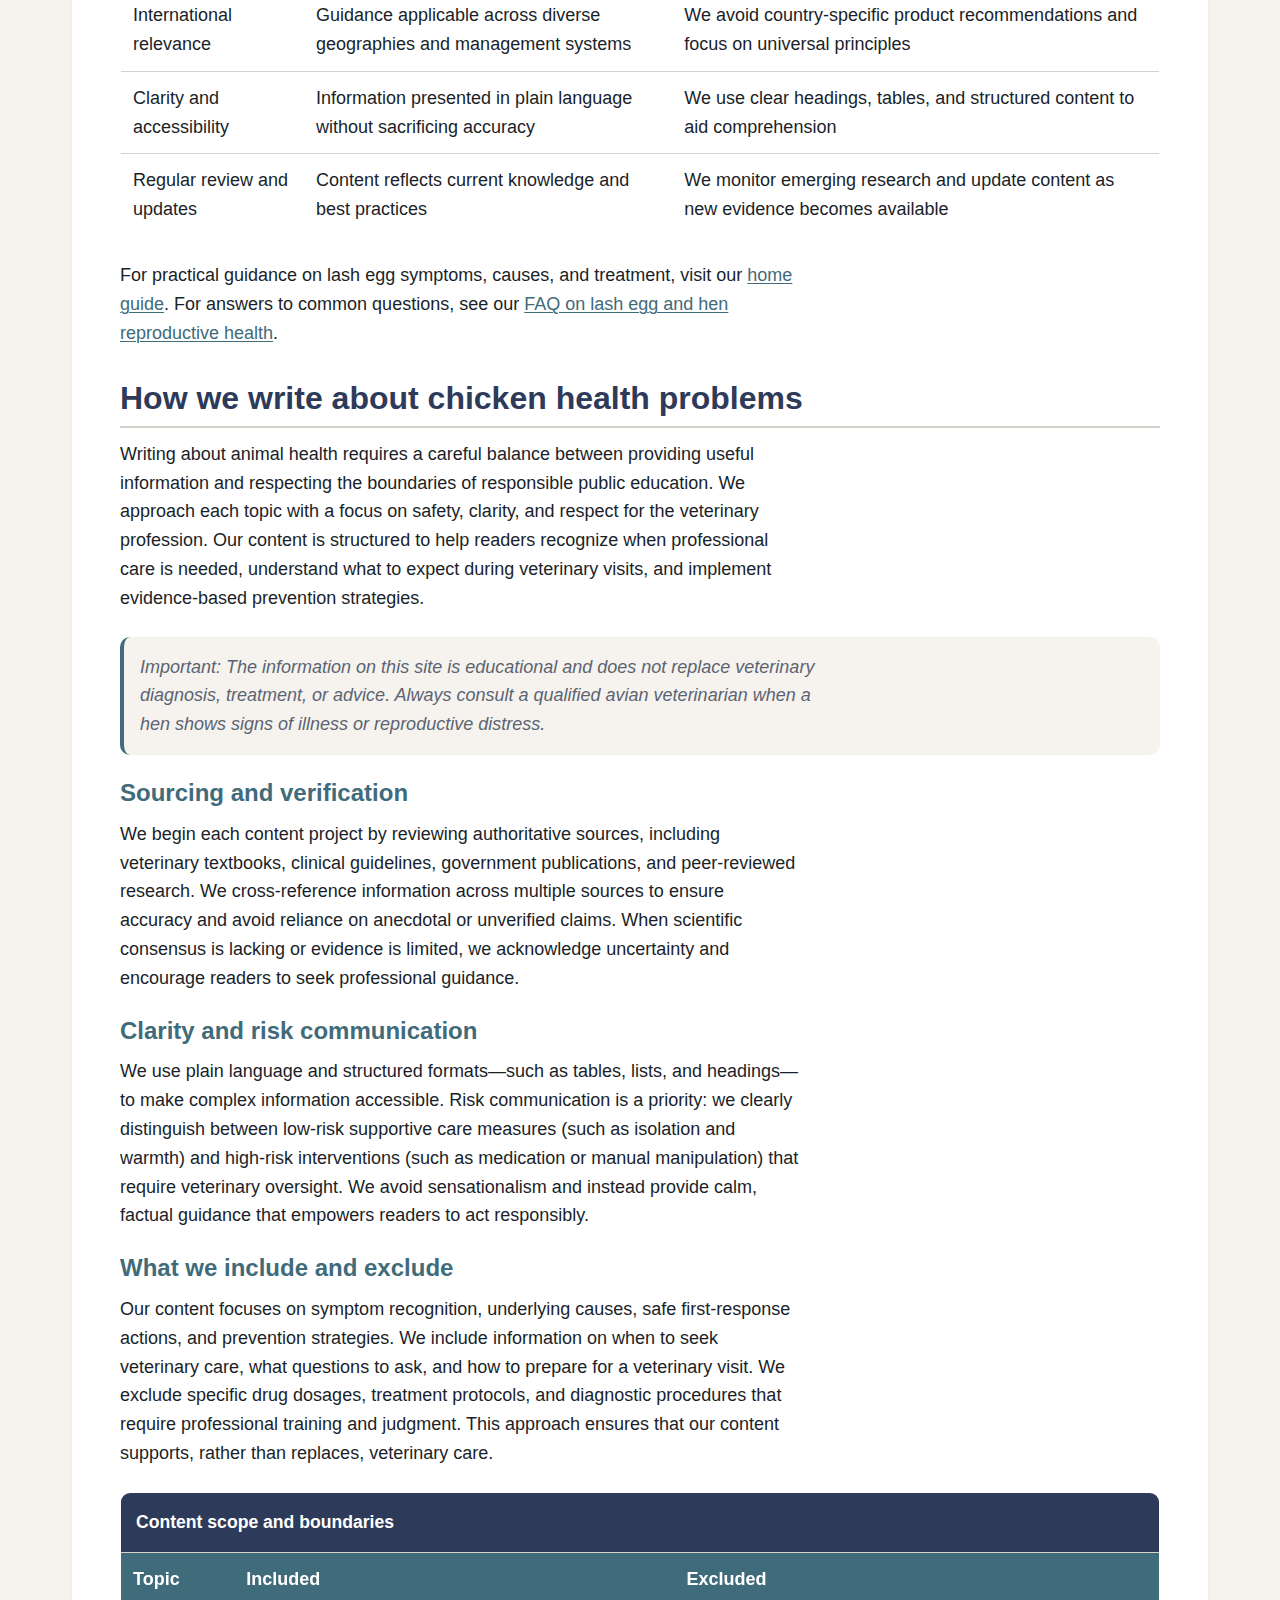
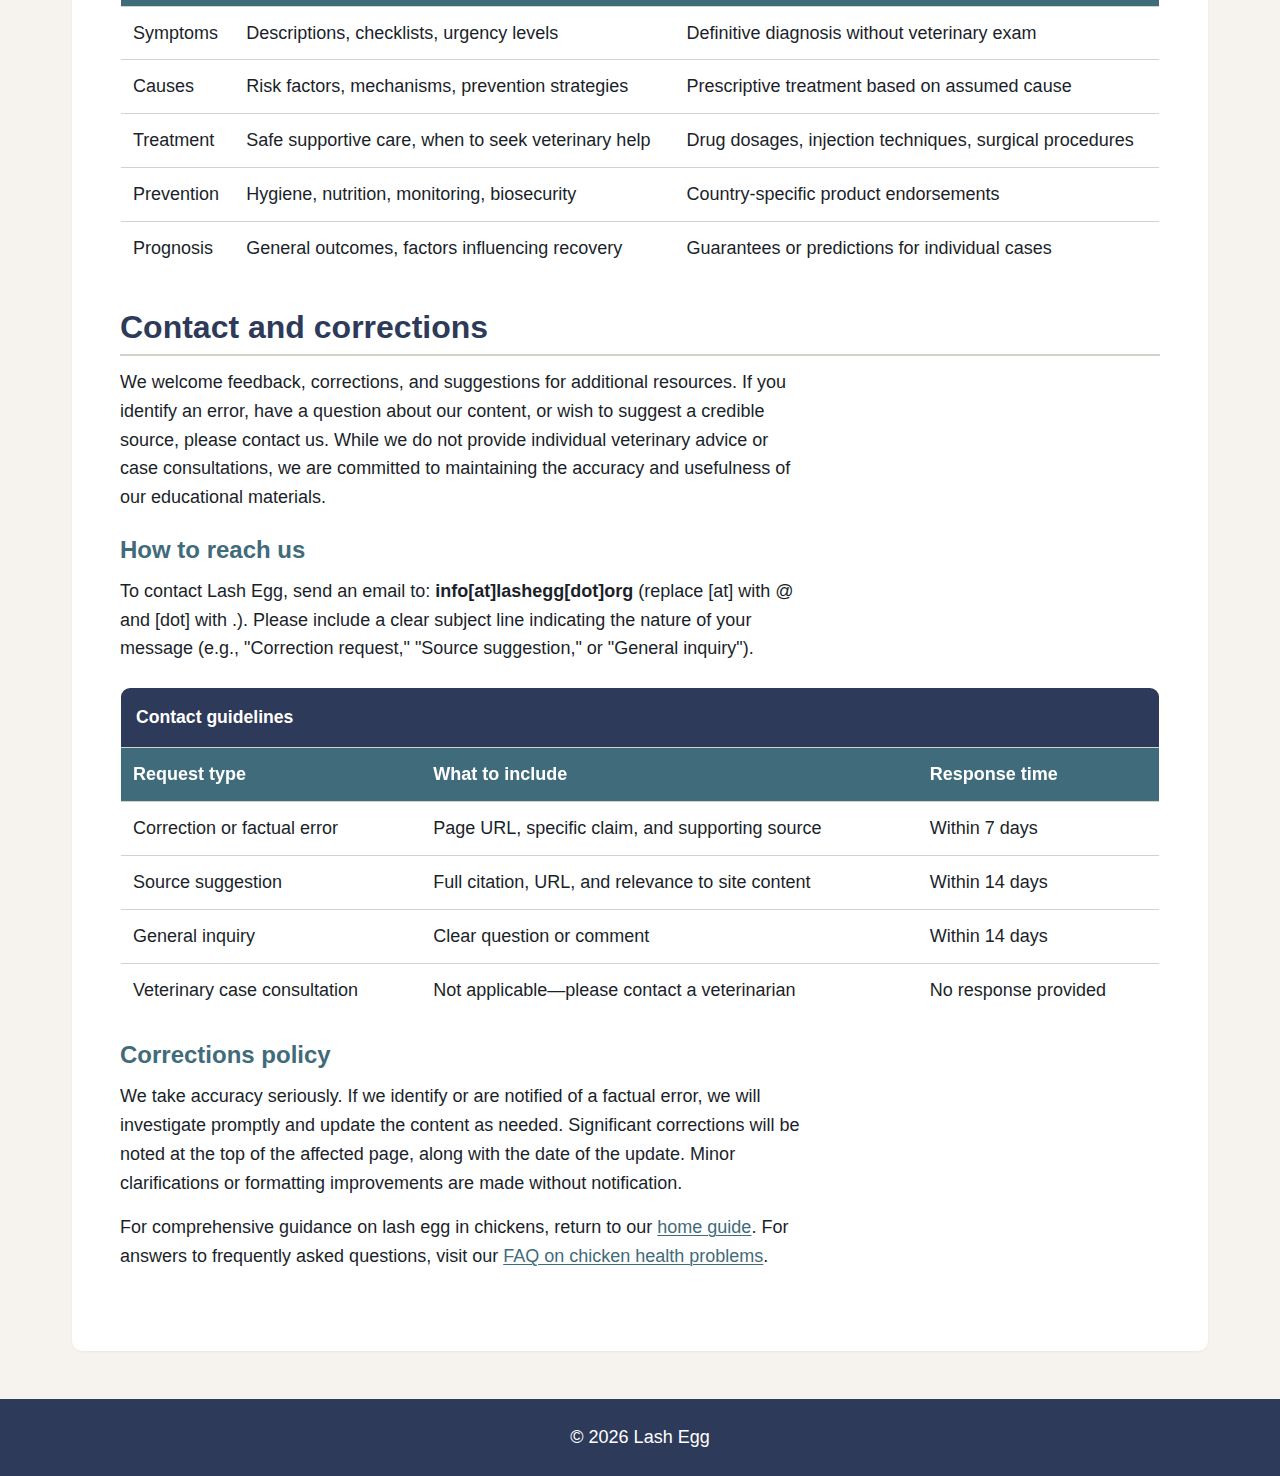
<file: about-us.html>
<!DOCTYPE html>
<html lang="en-GB">
<head><script>if(location.hostname==="lashegg.pages.dev"){location.replace("https://lashegg.org"+location.pathname+location.search)}</script>
<meta charset="UTF-8">
<meta name="viewport" content="width=device-width, initial-scale=1.0">
<title>About Lash Egg: Evidence-Based Poultry Health Education</title>
<meta name="description" content="Learn how Lash Egg provides international, evidence-based guidance on hen reproductive health, lash egg symptoms, prevention, and vet-ready notes.">
<link rel="canonical" href="https://lashegg.org/about-us">
<link rel="preload" href="/style.css" as="style">
<link rel="stylesheet" href="/style.css">
<meta property="og:title" content="About Lash Egg: Evidence-Based Poultry Health Education">
<meta property="og:description" content="Learn how Lash Egg provides international, evidence-based guidance on hen reproductive health, lash egg symptoms, prevention, and vet-ready notes.">
<meta property="og:url" content="https://lashegg.org/about-us">
<meta property="og:type" content="website">
<meta name="twitter:card" content="summary">
<meta name="twitter:title" content="About Lash Egg: Evidence-Based Poultry Health Education">
<meta name="twitter:description" content="Learn how Lash Egg provides international, evidence-based guidance on hen reproductive health, lash egg symptoms, prevention, and vet-ready notes.">
<script type="application/ld+json">
{
  "@context": "https://schema.org",
  "@type": "AboutPage",
  "name": "About Lash Egg",
  "description": "Evidence-based poultry health education focused on lash egg in chickens, hen reproductive health, and veterinary-ready guidance.",
  "url": "https://lashegg.org/about-us"
}
</script>
</head>
<body>
<header>
<div class="container">
<p class="site-name">Lash Egg</p>
<nav>
<a href="/">Home</a>
<a href="/faq">FAQ</a>
<a href="/about-us">About Us</a>
</nav>
</div>
</header>
<nav class="breadcrumbs container" aria-label="Breadcrumb">
<a href="/">Home</a> / <span aria-current="page">About Us</span>
</nav>
<main class="container">
<article>
<h1>About Lash Egg and our approach to hen reproductive health</h1>
<p>Lash Egg is an educational resource dedicated to providing clear, evidence-based information on lash egg in chickens, hen reproductive health, and poultry disease management. Our content is designed for an international audience of backyard chicken keepers, small-scale poultry farmers, and anyone seeking reliable guidance on recognizing, responding to, and preventing reproductive tract disorders in laying hens. We prioritize veterinary-safe framing, authoritative sourcing, and practical advice that empowers readers to make informed decisions while respecting the limits of online information.</p>

<section id="mission">
<h2>Mission and editorial standards</h2>
<p>Our mission is to bridge the gap between clinical veterinary knowledge and accessible public education. Lash egg and related reproductive disorders are often misunderstood or mismanaged, leading to delayed treatment, unnecessary suffering, and poor outcomes. By presenting accurate, up-to-date information in a clear and authoritative tone, we aim to improve early recognition, encourage prompt veterinary consultation, and support better husbandry practices that reduce disease risk.</p>
<p>We adhere to rigorous editorial standards to ensure the reliability and safety of our content. All information is drawn from peer-reviewed veterinary literature, government and university extension resources, and authoritative clinical references. We do not provide dosing instructions, prescribe treatments, or replace professional veterinary advice. Instead, we focus on symptom recognition, risk factor identification, and evidence-based prevention strategies that complement veterinary care.</p>

<h3>How we select and apply sources</h3>
<p>We prioritize sources with strong scientific credibility and international relevance. Government agencies such as the <a href="https://www.oie.int/en/what-we-do/animal-health-and-welfare/" rel="external noopener" target="_blank">World Organisation for Animal Health (WOAH, formerly OIE)</a> and the <a href="https://www.fao.org/animal-health/en/" rel="external noopener" target="_blank">Food and Agriculture Organization (FAO)</a> provide global standards and guidance on animal health and welfare. University extension programs, veterinary manuals, and peer-reviewed journals offer detailed clinical and management insights. We review and update content regularly to reflect emerging research and best practices.</p>

<table>
<caption>Editorial standards and application</caption>
<thead>
<tr>
<th>Standard</th>
<th>What it means</th>
<th>How we apply it</th>
</tr>
</thead>
<tbody>
<tr>
<td>Evidence-based sourcing</td>
<td>Information drawn from credible, peer-reviewed, or authoritative sources</td>
<td>We cite government agencies, veterinary manuals, university extensions, and peer-reviewed literature</td>
</tr>
<tr>
<td>Veterinary-safe framing</td>
<td>Content does not replace professional diagnosis or treatment</td>
<td>We emphasize veterinary consultation and avoid prescribing medications or dosages</td>
</tr>
<tr>
<td>International relevance</td>
<td>Guidance applicable across diverse geographies and management systems</td>
<td>We avoid country-specific product recommendations and focus on universal principles</td>
</tr>
<tr>
<td>Clarity and accessibility</td>
<td>Information presented in plain language without sacrificing accuracy</td>
<td>We use clear headings, tables, and structured content to aid comprehension</td>
</tr>
<tr>
<td>Regular review and updates</td>
<td>Content reflects current knowledge and best practices</td>
<td>We monitor emerging research and update content as new evidence becomes available</td>
</tr>
</tbody>
</table>

<p>For practical guidance on lash egg symptoms, causes, and treatment, visit our <a href="/">home guide</a>. For answers to common questions, see our <a href="/faq">FAQ on lash egg and hen reproductive health</a>.</p>
</section>

<section id="method">
<h2>How we write about chicken health problems</h2>
<p>Writing about animal health requires a careful balance between providing useful information and respecting the boundaries of responsible public education. We approach each topic with a focus on safety, clarity, and respect for the veterinary profession. Our content is structured to help readers recognize when professional care is needed, understand what to expect during veterinary visits, and implement evidence-based prevention strategies.</p>

<blockquote>
<p>Important: The information on this site is educational and does not replace veterinary diagnosis, treatment, or advice. Always consult a qualified avian veterinarian when a hen shows signs of illness or reproductive distress.</p>
</blockquote>

<h3>Sourcing and verification</h3>
<p>We begin each content project by reviewing authoritative sources, including veterinary textbooks, clinical guidelines, government publications, and peer-reviewed research. We cross-reference information across multiple sources to ensure accuracy and avoid reliance on anecdotal or unverified claims. When scientific consensus is lacking or evidence is limited, we acknowledge uncertainty and encourage readers to seek professional guidance.</p>

<h3>Clarity and risk communication</h3>
<p>We use plain language and structured formats—such as tables, lists, and headings—to make complex information accessible. Risk communication is a priority: we clearly distinguish between low-risk supportive care measures (such as isolation and warmth) and high-risk interventions (such as medication or manual manipulation) that require veterinary oversight. We avoid sensationalism and instead provide calm, factual guidance that empowers readers to act responsibly.</p>

<h3>What we include and exclude</h3>
<p>Our content focuses on symptom recognition, underlying causes, safe first-response actions, and prevention strategies. We include information on when to seek veterinary care, what questions to ask, and how to prepare for a veterinary visit. We exclude specific drug dosages, treatment protocols, and diagnostic procedures that require professional training and judgment. This approach ensures that our content supports, rather than replaces, veterinary care.</p>

<table>
<caption>Content scope and boundaries</caption>
<thead>
<tr>
<th>Topic</th>
<th>Included</th>
<th>Excluded</th>
</tr>
</thead>
<tbody>
<tr>
<td>Symptoms</td>
<td>Descriptions, checklists, urgency levels</td>
<td>Definitive diagnosis without veterinary exam</td>
</tr>
<tr>
<td>Causes</td>
<td>Risk factors, mechanisms, prevention strategies</td>
<td>Prescriptive treatment based on assumed cause</td>
</tr>
<tr>
<td>Treatment</td>
<td>Safe supportive care, when to seek veterinary help</td>
<td>Drug dosages, injection techniques, surgical procedures</td>
</tr>
<tr>
<td>Prevention</td>
<td>Hygiene, nutrition, monitoring, biosecurity</td>
<td>Country-specific product endorsements</td>
</tr>
<tr>
<td>Prognosis</td>
<td>General outcomes, factors influencing recovery</td>
<td>Guarantees or predictions for individual cases</td>
</tr>
</tbody>
</table>
</section>

<section id="contact">
<h2>Contact and corrections</h2>
<p>We welcome feedback, corrections, and suggestions for additional resources. If you identify an error, have a question about our content, or wish to suggest a credible source, please contact us. While we do not provide individual veterinary advice or case consultations, we are committed to maintaining the accuracy and usefulness of our educational materials.</p>

<h3>How to reach us</h3>
<p>To contact Lash Egg, send an email to: <strong>info[at]lashegg[dot]org</strong> (replace [at] with @ and [dot] with .). Please include a clear subject line indicating the nature of your message (e.g., "Correction request," "Source suggestion," or "General inquiry").</p>

<table>
<caption>Contact guidelines</caption>
<thead>
<tr>
<th>Request type</th>
<th>What to include</th>
<th>Response time</th>
</tr>
</thead>
<tbody>
<tr>
<td>Correction or factual error</td>
<td>Page URL, specific claim, and supporting source</td>
<td>Within 7 days</td>
</tr>
<tr>
<td>Source suggestion</td>
<td>Full citation, URL, and relevance to site content</td>
<td>Within 14 days</td>
</tr>
<tr>
<td>General inquiry</td>
<td>Clear question or comment</td>
<td>Within 14 days</td>
</tr>
<tr>
<td>Veterinary case consultation</td>
<td>Not applicable—please contact a veterinarian</td>
<td>No response provided</td>
</tr>
</tbody>
</table>

<h3>Corrections policy</h3>
<p>We take accuracy seriously. If we identify or are notified of a factual error, we will investigate promptly and update the content as needed. Significant corrections will be noted at the top of the affected page, along with the date of the update. Minor clarifications or formatting improvements are made without notification.</p>

<p>For comprehensive guidance on lash egg in chickens, return to our <a href="/">home guide</a>. For answers to frequently asked questions, visit our <a href="/faq">FAQ on chicken health problems</a>.</p>
</section>

</article>
</main>
<footer>
<div class="container">
<p>&copy; 2026 Lash Egg</p>
</div>
</footer>
</body>
</html>
</file>
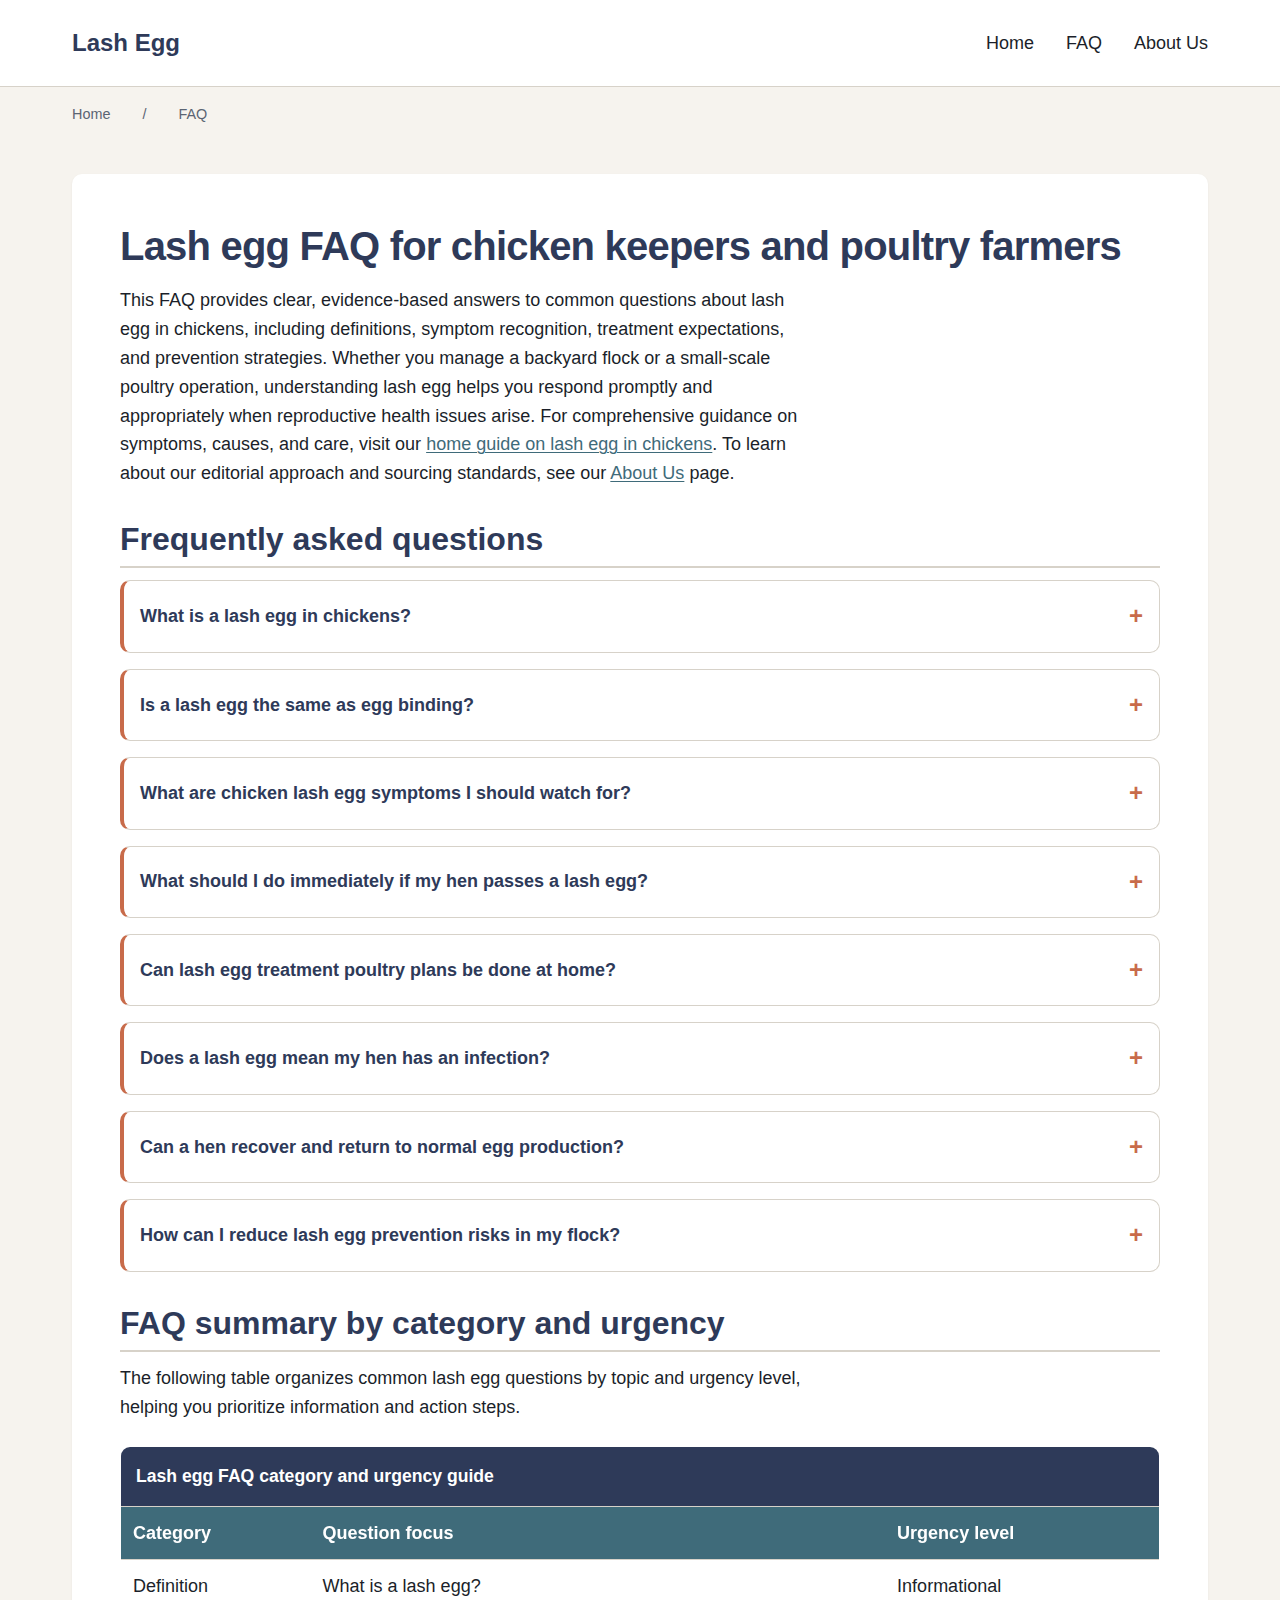
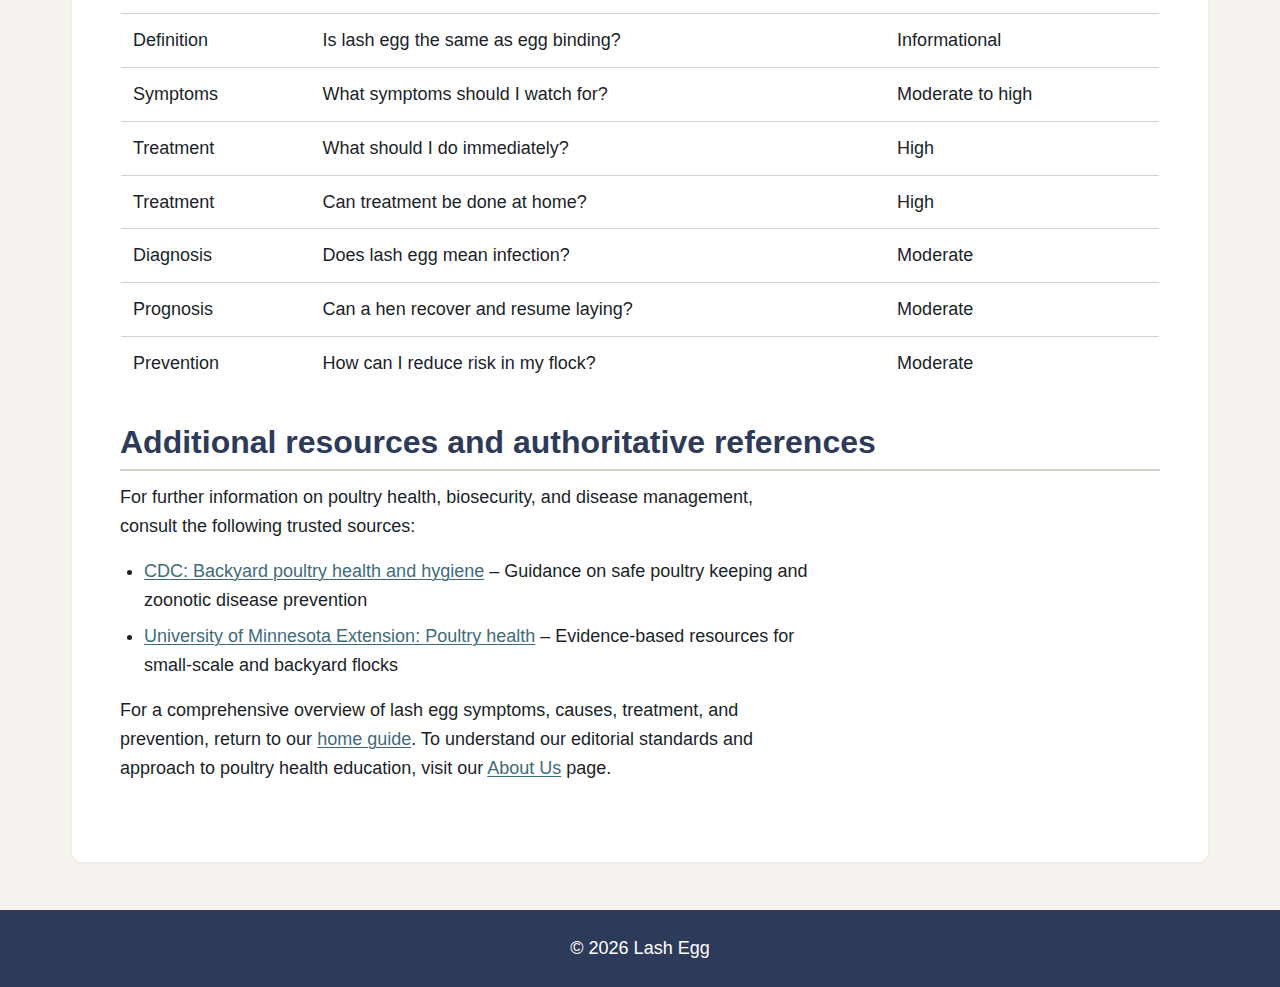
<file: faq.html>
<!DOCTYPE html>
<html lang="en-GB">
<head><script>if(location.hostname==="lashegg.pages.dev"){location.replace("https://lashegg.org"+location.pathname+location.search)}</script>
<meta charset="UTF-8">
<meta name="viewport" content="width=device-width, initial-scale=1.0">
<title>Lash Egg FAQ: What It Is, Risks, and Next Steps</title>
<meta name="description" content="Clear answers about lash egg in chickens, including symptoms, egg binding differences, treatment expectations, and prevention for healthier hens.">
<link rel="canonical" href="https://lashegg.org/faq">
<link rel="preload" href="/style.css" as="style">
<link rel="stylesheet" href="/style.css">
<meta property="og:title" content="Lash Egg FAQ: What It Is, Risks, and Next Steps">
<meta property="og:description" content="Clear answers about lash egg in chickens, including symptoms, egg binding differences, treatment expectations, and prevention for healthier hens.">
<meta property="og:url" content="https://lashegg.org/faq">
<meta property="og:type" content="website">
<meta name="twitter:card" content="summary">
<meta name="twitter:title" content="Lash Egg FAQ: What It Is, Risks, and Next Steps">
<meta name="twitter:description" content="Clear answers about lash egg in chickens, including symptoms, egg binding differences, treatment expectations, and prevention for healthier hens.">
<script type="application/ld+json">
{
  "@context": "https://schema.org",
  "@type": "FAQPage",
  "mainEntity": [
    {
      "@type": "Question",
      "name": "What is a lash egg in chickens?",
      "acceptedAnswer": {
        "@type": "Answer",
        "text": "A lash egg is an abnormal egg-like mass produced by a hen, typically made of inflammatory material from the reproductive tract rather than a normal shelled egg."
      }
    },
    {
      "@type": "Question",
      "name": "Is a lash egg the same as egg binding?",
      "acceptedAnswer": {
        "@type": "Answer",
        "text": "No. Egg binding is difficulty passing a normal egg, while a lash egg is usually associated with inflammation or infection of the oviduct. The signs can overlap, so veterinary assessment is important."
      }
    },
    {
      "@type": "Question",
      "name": "What are chicken lash egg symptoms I should watch for?",
      "acceptedAnswer": {
        "@type": "Answer",
        "text": "Common warning signs include straining, lethargy, reduced appetite, tail pumping, abnormal discharge, a penguin-like stance, and a sudden drop in egg production."
      }
    },
    {
      "@type": "Question",
      "name": "What should I do immediately if my hen passes a lash egg?",
      "acceptedAnswer": {
        "@type": "Answer",
        "text": "Isolate the hen, keep her warm and hydrated, monitor droppings and behavior, and contact an avian veterinarian. Avoid forceful removal of material from the vent."
      }
    },
    {
      "@type": "Question",
      "name": "Can lash egg treatment poultry plans be done at home?",
      "acceptedAnswer": {
        "@type": "Answer",
        "text": "Supportive care at home may help while you arrange veterinary care, but definitive treatment depends on the underlying cause and may require diagnostics and prescription medication."
      }
    },
    {
      "@type": "Question",
      "name": "Does a lash egg mean my hen has an infection?",
      "acceptedAnswer": {
        "@type": "Answer",
        "text": "Often it indicates inflammation and may involve infection, but only a veterinarian can confirm the cause through examination and appropriate testing."
      }
    },
    {
      "@type": "Question",
      "name": "Can a hen recover and return to normal egg production?",
      "acceptedAnswer": {
        "@type": "Answer",
        "text": "Some hens recover, especially with early intervention and good husbandry, but recurrence can happen if underlying reproductive disease persists."
      }
    },
    {
      "@type": "Question",
      "name": "How can I reduce lash egg prevention risks in my flock?",
      "acceptedAnswer": {
        "@type": "Answer",
        "text": "Focus on hygiene, balanced nutrition, stress reduction, quarantine for new birds, and routine monitoring of egg output and behavior."
      }
    }
  ]
}
</script>
</head>
<body>
<header>
<div class="container">
<p class="site-name">Lash Egg</p>
<nav>
<a href="/">Home</a>
<a href="/faq">FAQ</a>
<a href="/about-us">About Us</a>
</nav>
</div>
</header>
<nav class="breadcrumbs container" aria-label="Breadcrumb">
<a href="/">Home</a> / <span aria-current="page">FAQ</span>
</nav>
<main class="container">
<article>
<h1>Lash egg FAQ for chicken keepers and poultry farmers</h1>
<p>This FAQ provides clear, evidence-based answers to common questions about lash egg in chickens, including definitions, symptom recognition, treatment expectations, and prevention strategies. Whether you manage a backyard flock or a small-scale poultry operation, understanding lash egg helps you respond promptly and appropriately when reproductive health issues arise. For comprehensive guidance on symptoms, causes, and care, visit our <a href="/">home guide on lash egg in chickens</a>. To learn about our editorial approach and sourcing standards, see our <a href="/about-us">About Us</a> page.</p>

<section class="faq-section">
<h2>Frequently asked questions</h2>

<details>
<summary>What is a lash egg in chickens?</summary>
<div class="faq-answer">
<p>A lash egg is an abnormal egg-like mass produced by a hen, typically made of inflammatory material from the reproductive tract rather than a normal shelled egg. It forms when the oviduct responds to infection, chronic irritation, or tissue damage by producing layers of pus, fibrin, caseous exudate, or necrotic debris. The mass may be rubbery, irregularly shaped, and often has a foul odor. Lash eggs are not true eggs and signal underlying reproductive tract disease, most commonly salpingitis—inflammation of the oviduct.</p>
</div>
</details>

<details>
<summary>Is a lash egg the same as egg binding?</summary>
<div class="faq-answer">
<p>No. Egg binding is difficulty passing a normal egg, while a lash egg is usually associated with inflammation or infection of the oviduct. The signs can overlap, so veterinary assessment is important. Egg binding typically presents acutely, with a palpable egg lodged near the vent and visible straining. Lash egg cases often develop more gradually, with progressive signs of systemic illness such as lethargy, weight loss, and foul-smelling discharge. Both conditions require prompt veterinary attention, but the underlying causes and treatment approaches differ.</p>
</div>
</details>

<details>
<summary>What are chicken lash egg symptoms I should watch for?</summary>
<div class="faq-answer">
<p>Common warning signs include straining, lethargy, reduced appetite, tail pumping, abnormal discharge, a penguin-like stance, and a sudden drop in egg production. Affected hens may spend more time sitting, exhibit fluffed feathers, and show decreased interest in food and water. Discharge from the vent may be watery, mucoid, or foul-smelling, sometimes containing blood or caseous material. Abdominal distension, a waddling gait, and the passage of soft-shelled or misshapen eggs are also common. If multiple symptoms are present, isolate the hen and contact an avian veterinarian promptly.</p>
</div>
</details>

<details>
<summary>What should I do immediately if my hen passes a lash egg?</summary>
<div class="faq-answer">
<p>Isolate the hen, keep her warm and hydrated, monitor droppings and behavior, and contact an avian veterinarian. Avoid forceful removal of material from the vent. Provide a clean, quiet space with soft bedding and maintain an ambient temperature of 24–27°C (75–80°F). Offer fresh water and observe for changes in appetite, activity, and discharge. Document your findings and, if possible, photograph any abnormal material passed. Do not attempt to pull or manipulate material from the vent, as this can cause severe trauma. Arrange a veterinary examination as soon as possible to determine the underlying cause and appropriate treatment.</p>
</div>
</details>

<details>
<summary>Can lash egg treatment poultry plans be done at home?</summary>
<div class="faq-answer">
<p>Supportive care at home may help while you arrange veterinary care, but definitive treatment depends on the underlying cause and may require diagnostics and prescription medication. Home care includes isolation, warmth, hydration, and close monitoring. However, accurate diagnosis—through physical examination, imaging, bacterial culture, or endoscopy—is essential to identify infection, structural abnormalities, or other conditions. Veterinary treatment may include antibiotics, anti-inflammatory drugs, supportive fluids, or, in severe cases, surgical intervention. Administering medications without veterinary guidance can worsen outcomes and contribute to antimicrobial resistance.</p>
</div>
</details>

<details>
<summary>Does a lash egg mean my hen has an infection?</summary>
<div class="faq-answer">
<p>Often it indicates inflammation and may involve infection, but only a veterinarian can confirm the cause through examination and appropriate testing. Lash eggs are commonly associated with bacterial salpingitis, often involving pathogens such as <em>Escherichia coli</em> or <em>Salmonella</em>. However, other factors—including viral disease, chronic irritation, foreign bodies, or tumors—can also trigger lash egg formation. Bacterial culture and sensitivity testing help identify specific pathogens and guide antibiotic selection. Even if infection is present, addressing underlying husbandry and environmental factors is essential to prevent recurrence.</p>
</div>
</details>

<details>
<summary>Can a hen recover and return to normal egg production?</summary>
<div class="faq-answer">
<p>Some hens recover, especially with early intervention and good husbandry, but recurrence can happen if underlying reproductive disease persists. Prognosis depends on the severity of inflammation, the presence of infection, the hen's age and overall health, and the timeliness of treatment. Hens with mild, acute cases may resume laying after successful treatment and supportive care. However, chronic or severe salpingitis can cause permanent scarring, adhesions, or loss of oviduct function, leading to reduced or absent egg production. Regular monitoring and preventive management improve long-term outcomes.</p>
</div>
</details>

<details>
<summary>How can I reduce lash egg prevention risks in my flock?</summary>
<div class="faq-answer">
<p>Focus on hygiene, balanced nutrition, stress reduction, quarantine for new birds, and routine monitoring of egg output and behavior. Maintain clean, dry nesting boxes and practice regular coop disinfection. Provide a balanced layer feed with adequate calcium and avoid excessive treats that can lead to obesity. Minimize stressors such as overcrowding, predator pressure, and sudden flock changes. Quarantine new birds for at least two weeks before introduction. Monitor egg production daily and observe hens for behavioral or physical changes. Early detection and prompt veterinary consultation are key to preventing complications.</p>
</div>
</details>

</section>

<section>
<h2>FAQ summary by category and urgency</h2>
<p>The following table organizes common lash egg questions by topic and urgency level, helping you prioritize information and action steps.</p>
<table>
<caption>Lash egg FAQ category and urgency guide</caption>
<thead>
<tr>
<th>Category</th>
<th>Question focus</th>
<th>Urgency level</th>
</tr>
</thead>
<tbody>
<tr>
<td>Definition</td>
<td>What is a lash egg?</td>
<td>Informational</td>
</tr>
<tr>
<td>Definition</td>
<td>Is lash egg the same as egg binding?</td>
<td>Informational</td>
</tr>
<tr>
<td>Symptoms</td>
<td>What symptoms should I watch for?</td>
<td>Moderate to high</td>
</tr>
<tr>
<td>Treatment</td>
<td>What should I do immediately?</td>
<td>High</td>
</tr>
<tr>
<td>Treatment</td>
<td>Can treatment be done at home?</td>
<td>High</td>
</tr>
<tr>
<td>Diagnosis</td>
<td>Does lash egg mean infection?</td>
<td>Moderate</td>
</tr>
<tr>
<td>Prognosis</td>
<td>Can a hen recover and resume laying?</td>
<td>Moderate</td>
</tr>
<tr>
<td>Prevention</td>
<td>How can I reduce risk in my flock?</td>
<td>Moderate</td>
</tr>
</tbody>
</table>
</section>

<section>
<h2>Additional resources and authoritative references</h2>
<p>For further information on poultry health, biosecurity, and disease management, consult the following trusted sources:</p>
<ul>
<li><a href="https://www.cdc.gov/healthy-pets/about/backyard-poultry.html" rel="external noopener" target="_blank">CDC: Backyard poultry health and hygiene</a> – Guidance on safe poultry keeping and zoonotic disease prevention</li>
<li><a href="https://extension.umn.edu/poultry-health" rel="external noopener" target="_blank">University of Minnesota Extension: Poultry health</a> – Evidence-based resources for small-scale and backyard flocks</li>
</ul>
<p>For a comprehensive overview of lash egg symptoms, causes, treatment, and prevention, return to our <a href="/">home guide</a>. To understand our editorial standards and approach to poultry health education, visit our <a href="/about-us">About Us</a> page.</p>
</section>

</article>
</main>
<footer>
<div class="container">
<p>&copy; 2026 Lash Egg</p>
</div>
</footer>
</body>
</html>
</file>
<file: style.css>
/* CSS Variables - Oviduct Slate Spectrum */
:root {
  --color-primary: #2E3A59;
  --color-secondary: #3F6B7A;
  --color-accent: #C86B4A;
  --color-bg: #F6F3EE;
  --color-surface: #FFFFFF;
  --color-text: #1B1F2A;
  --color-muted: #5B6473;
  --color-border: #D7D2C9;
  --radius: 10px;
  --space: 1rem;
  --measure: 68ch;
  --font-base: -apple-system, BlinkMacSystemFont, 'Segoe UI', Helvetica, Arial, sans-serif;
  --font-mono: 'Courier New', Courier, monospace;
}

/* Reset and base styles */
* {
  margin: 0;
  padding: 0;
  box-sizing: border-box;
}

html {
  font-size: 100%;
  scroll-behavior: smooth;
}

@media (prefers-reduced-motion: reduce) {
  html {
    scroll-behavior: auto;
  }
  *, *::before, *::after {
    animation-duration: 0.01ms !important;
    animation-iteration-count: 1 !important;
    transition-duration: 0.01ms !important;
  }
}

body {
  font-family: var(--font-base);
  font-size: clamp(1rem, 0.95rem + 0.25vw, 1.125rem);
  line-height: 1.6;
  color: var(--color-text);
  background-color: var(--color-bg);
  display: grid;
  grid-template-rows: auto 1fr auto;
  min-height: 100vh;
}

/* Typography - Swiss style with strong hierarchy */
h1, h2, h3, h4, h5, h6 {
  font-weight: 700;
  line-height: 1.2;
  margin-bottom: calc(var(--space) * 0.75);
  color: var(--color-primary);
}

h1 {
  font-size: clamp(1.75rem, 1.5rem + 1.25vw, 2.5rem);
  margin-bottom: var(--space);
  letter-spacing: -0.02em;
}

h2 {
  font-size: clamp(1.5rem, 1.3rem + 1vw, 2rem);
  margin-top: calc(var(--space) * 2);
  border-bottom: 2px solid var(--color-border);
  padding-bottom: calc(var(--space) * 0.5);
}

h3 {
  font-size: clamp(1.25rem, 1.15rem + 0.5vw, 1.5rem);
  margin-top: calc(var(--space) * 1.5);
  color: var(--color-secondary);
}

p, li {
  max-width: var(--measure);
  margin-bottom: var(--space);
}

ul, ol {
  padding-left: calc(var(--space) * 1.5);
  margin-bottom: var(--space);
}

li {
  margin-bottom: calc(var(--space) * 0.5);
}

a {
  color: var(--color-secondary);
  text-decoration: underline;
  text-decoration-thickness: 1px;
  text-underline-offset: 2px;
  transition: color 0.2s ease, text-decoration-color 0.2s ease;
}

a:hover {
  color: var(--color-accent);
  text-decoration-color: var(--color-accent);
}

a:focus-visible {
  outline: 2px solid var(--color-accent);
  outline-offset: 3px;
  border-radius: 2px;
}

/* Container and layout */
.container {
  width: 100%;
  max-width: 1200px;
  margin-left: auto;
  margin-right: auto;
  padding-left: var(--space);
  padding-right: var(--space);
}

/* Header */
header {
  background-color: var(--color-surface);
  border-bottom: 1px solid var(--color-border);
  padding: calc(var(--space) * 1.5) 0;
  position: sticky;
  top: 0;
  z-index: 100;
}

header .container {
  display: flex;
  justify-content: space-between;
  align-items: center;
  flex-wrap: wrap;
  gap: var(--space);
}

.site-name {
  font-size: clamp(1.25rem, 1.15rem + 0.5vw, 1.5rem);
  font-weight: 700;
  color: var(--color-primary);
  margin: 0;
}

nav {
  display: flex;
  gap: calc(var(--space) * 1.5);
  flex-wrap: wrap;
}

nav a {
  color: var(--color-text);
  text-decoration: none;
  font-weight: 500;
  transition: color 0.2s ease;
}

nav a:hover {
  color: var(--color-accent);
}

nav a:focus-visible {
  outline: 2px solid var(--color-accent);
  outline-offset: 3px;
  border-radius: 2px;
}

/* Breadcrumbs */
.breadcrumbs {
  padding-top: var(--space);
  padding-bottom: var(--space);
  font-size: 0.9rem;
  color: var(--color-muted);
}

.breadcrumbs a {
  color: var(--color-muted);
  text-decoration: none;
}

.breadcrumbs a:hover {
  color: var(--color-accent);
  text-decoration: underline;
}

/* Main content */
main {
  padding-top: calc(var(--space) * 2);
  padding-bottom: calc(var(--space) * 3);
}

article {
  background-color: var(--color-surface);
  padding: calc(var(--space) * 2);
  border-radius: var(--radius);
  box-shadow: 0 1px 3px rgba(0, 0, 0, 0.05);
}

section {
  margin-bottom: calc(var(--space) * 2);
}

/* Aside */
aside {
  background-color: var(--color-bg);
  border-left: 4px solid var(--color-accent);
  padding: var(--space);
  margin: calc(var(--space) * 1.5) 0;
  border-radius: var(--radius);
}

aside h3 {
  margin-top: 0;
  font-size: 1.1rem;
  color: var(--color-accent);
}

/* Blockquote */
blockquote {
  background-color: var(--color-bg);
  border-left: 4px solid var(--color-secondary);
  padding: var(--space);
  margin: calc(var(--space) * 1.5) 0;
  font-style: italic;
  color: var(--color-muted);
  border-radius: var(--radius);
}

blockquote p {
  margin-bottom: 0;
}

/* Tables - Swiss typography with sticky header */
table {
  width: 100%;
  border-collapse: collapse;
  margin: calc(var(--space) * 1.5) 0;
  background-color: var(--color-surface);
  border: 1px solid var(--color-border);
  border-radius: var(--radius);
  overflow: hidden;
}

caption {
  font-weight: 700;
  text-align: left;
  padding: var(--space);
  background-color: var(--color-primary);
  color: var(--color-surface);
  font-size: 1.1rem;
}

thead {
  background-color: var(--color-secondary);
  color: var(--color-surface);
}

th {
  text-align: left;
  padding: calc(var(--space) * 0.75);
  font-weight: 600;
}

td {
  padding: calc(var(--space) * 0.75);
  border-top: 1px solid var(--color-border);
}

tbody tr {
  transition: background-color 0.2s ease;
}

tbody tr:hover {
  background-color: var(--color-bg);
}

@media (min-width: 1024px) {
  thead {
    position: sticky;
    top: 0;
    z-index: 10;
  }
}

/* Details/Summary accordions - Swiss style */
details {
  background-color: var(--color-surface);
  border: 1px solid var(--color-border);
  border-left: 4px solid var(--color-accent);
  border-radius: var(--radius);
  margin-bottom: var(--space);
  padding: var(--space);
  transition: border-color 0.2s ease;
}

details:hover {
  border-left-color: var(--color-secondary);
}

details[open] {
  border-left-color: var(--color-secondary);
}

summary {
  font-weight: 600;
  cursor: pointer;
  color: var(--color-primary);
  list-style: none;
  display: flex;
  justify-content: space-between;
  align-items: center;
  transition: color 0.2s ease;
}

summary::-webkit-details-marker {
  display: none;
}

summary::after {
  content: '+';
  font-size: 1.5rem;
  font-weight: 700;
  color: var(--color-accent);
  transition: transform 0.2s ease;
}

details[open] summary::after {
  content: '−';
  transform: rotate(0deg);
}

summary:hover {
  color: var(--color-accent);
}

summary:focus-visible {
  outline: 2px solid var(--color-accent);
  outline-offset: 3px;
  border-radius: 2px;
}

.faq-answer {
  margin-top: var(--space);
  padding-top: var(--space);
  border-top: 1px solid var(--color-border);
  color: var(--color-text);
}

.faq-answer p {
  margin-bottom: calc(var(--space) * 0.75);
}

.faq-answer p:last-child {
  margin-bottom: 0;
}

/* Footer */
footer {
  background-color: var(--color-primary);
  color: var(--color-surface);
  padding: calc(var(--space) * 1.5) 0;
  text-align: center;
  margin-top: auto;
}

footer p {
  margin: 0;
  max-width: none;
}

/* Responsive breakpoints */
@media (min-width: 768px) {
  article {
    padding: calc(var(--space) * 3);
  }
  
  nav {
    gap: calc(var(--space) * 2);
  }
}

@media (min-width: 1024px) {
  body {
    font-size: 1.125rem;
  }
  
  .container {
    padding-left: calc(var(--space) * 2);
    padding-right: calc(var(--space) * 2);
  }
  
  main {
    display: grid;
    grid-template-columns: 1fr;
    gap: calc(var(--space) * 2);
  }
}

/* Utility classes */
.visually-hidden {
  position: absolute;
  width: 1px;
  height: 1px;
  margin: -1px;
  padding: 0;
  overflow: hidden;
  clip: rect(0, 0, 0, 0);
  white-space: nowrap;
  border: 0;
}

/* Print styles */
@media print {
  body {
    background-color: white;
    color: black;
  }
  
  header, footer, nav, .breadcrumbs {
    display: none;
  }
  
  a {
    text-decoration: none;
    color: black;
  }
  
  a[href^="http"]::after {
    content: " (" attr(href) ")";
    font-size: 0.8em;
  }
}
</file>
